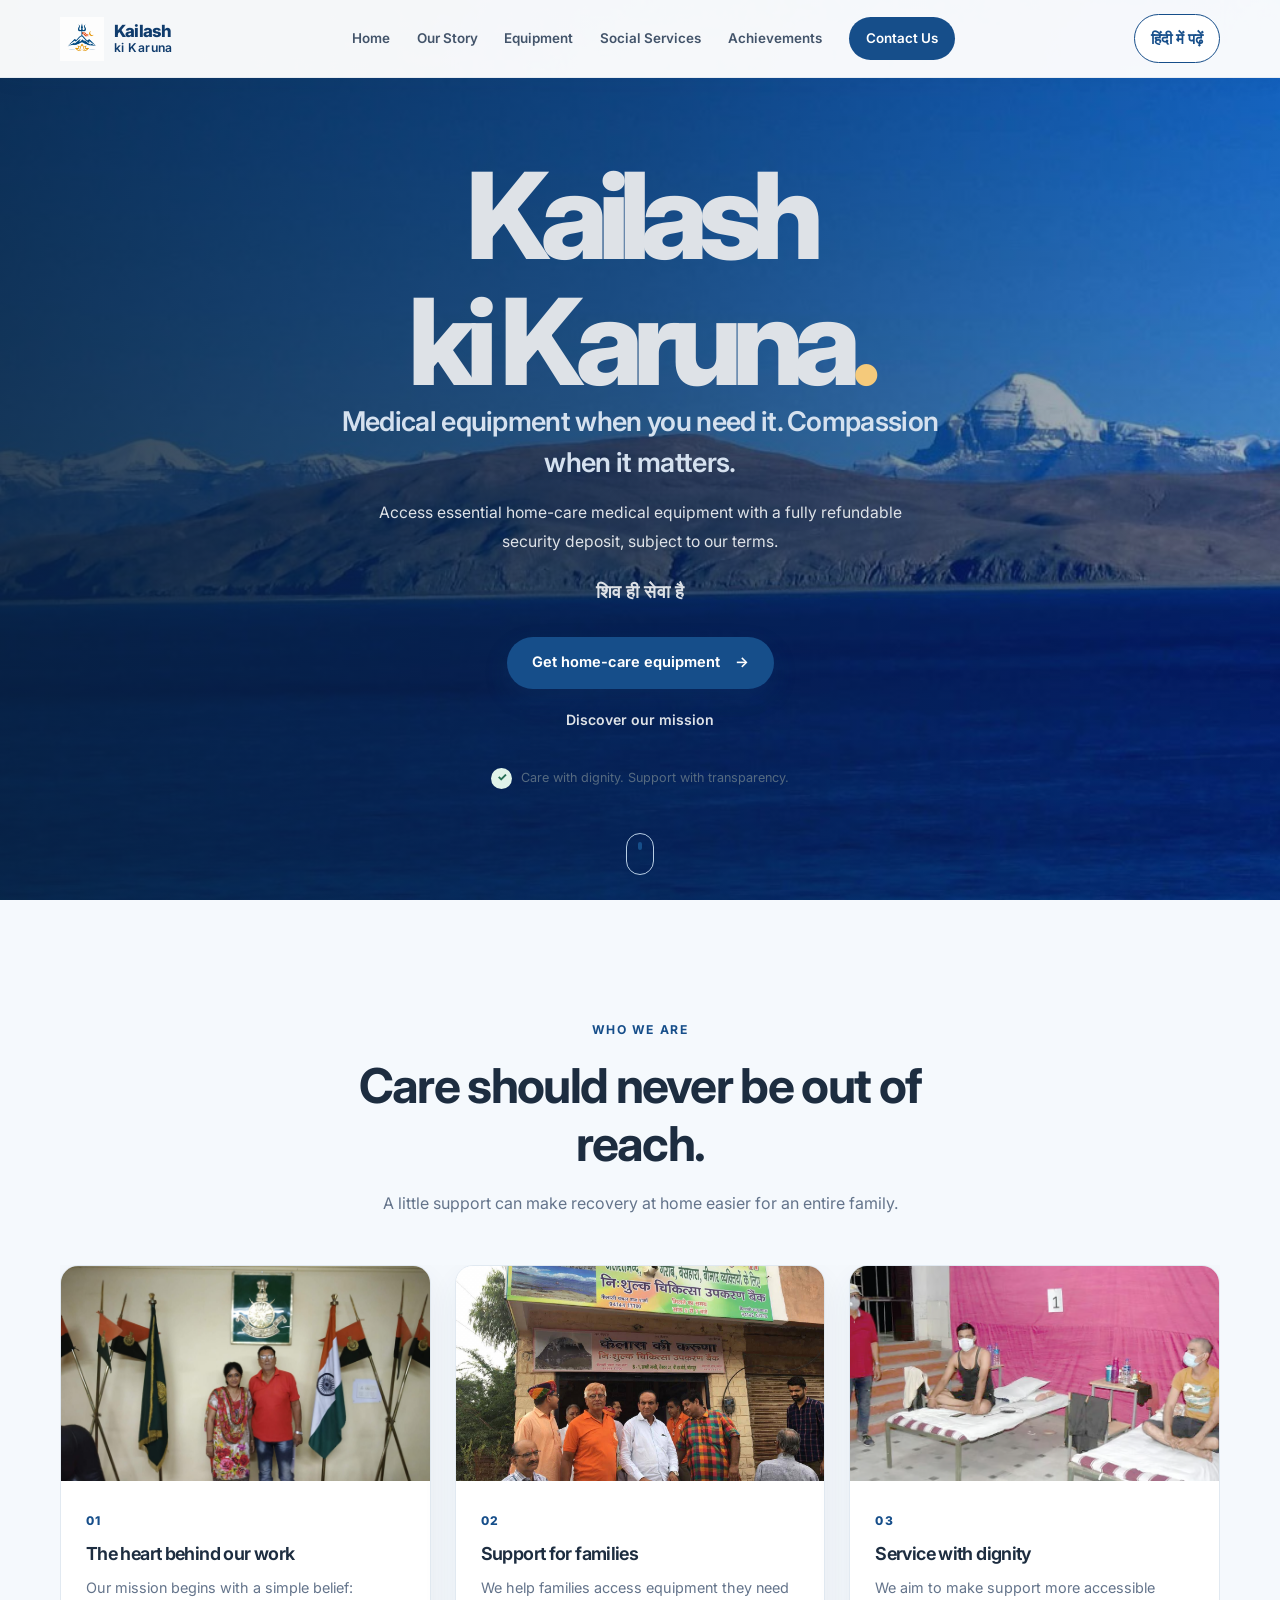
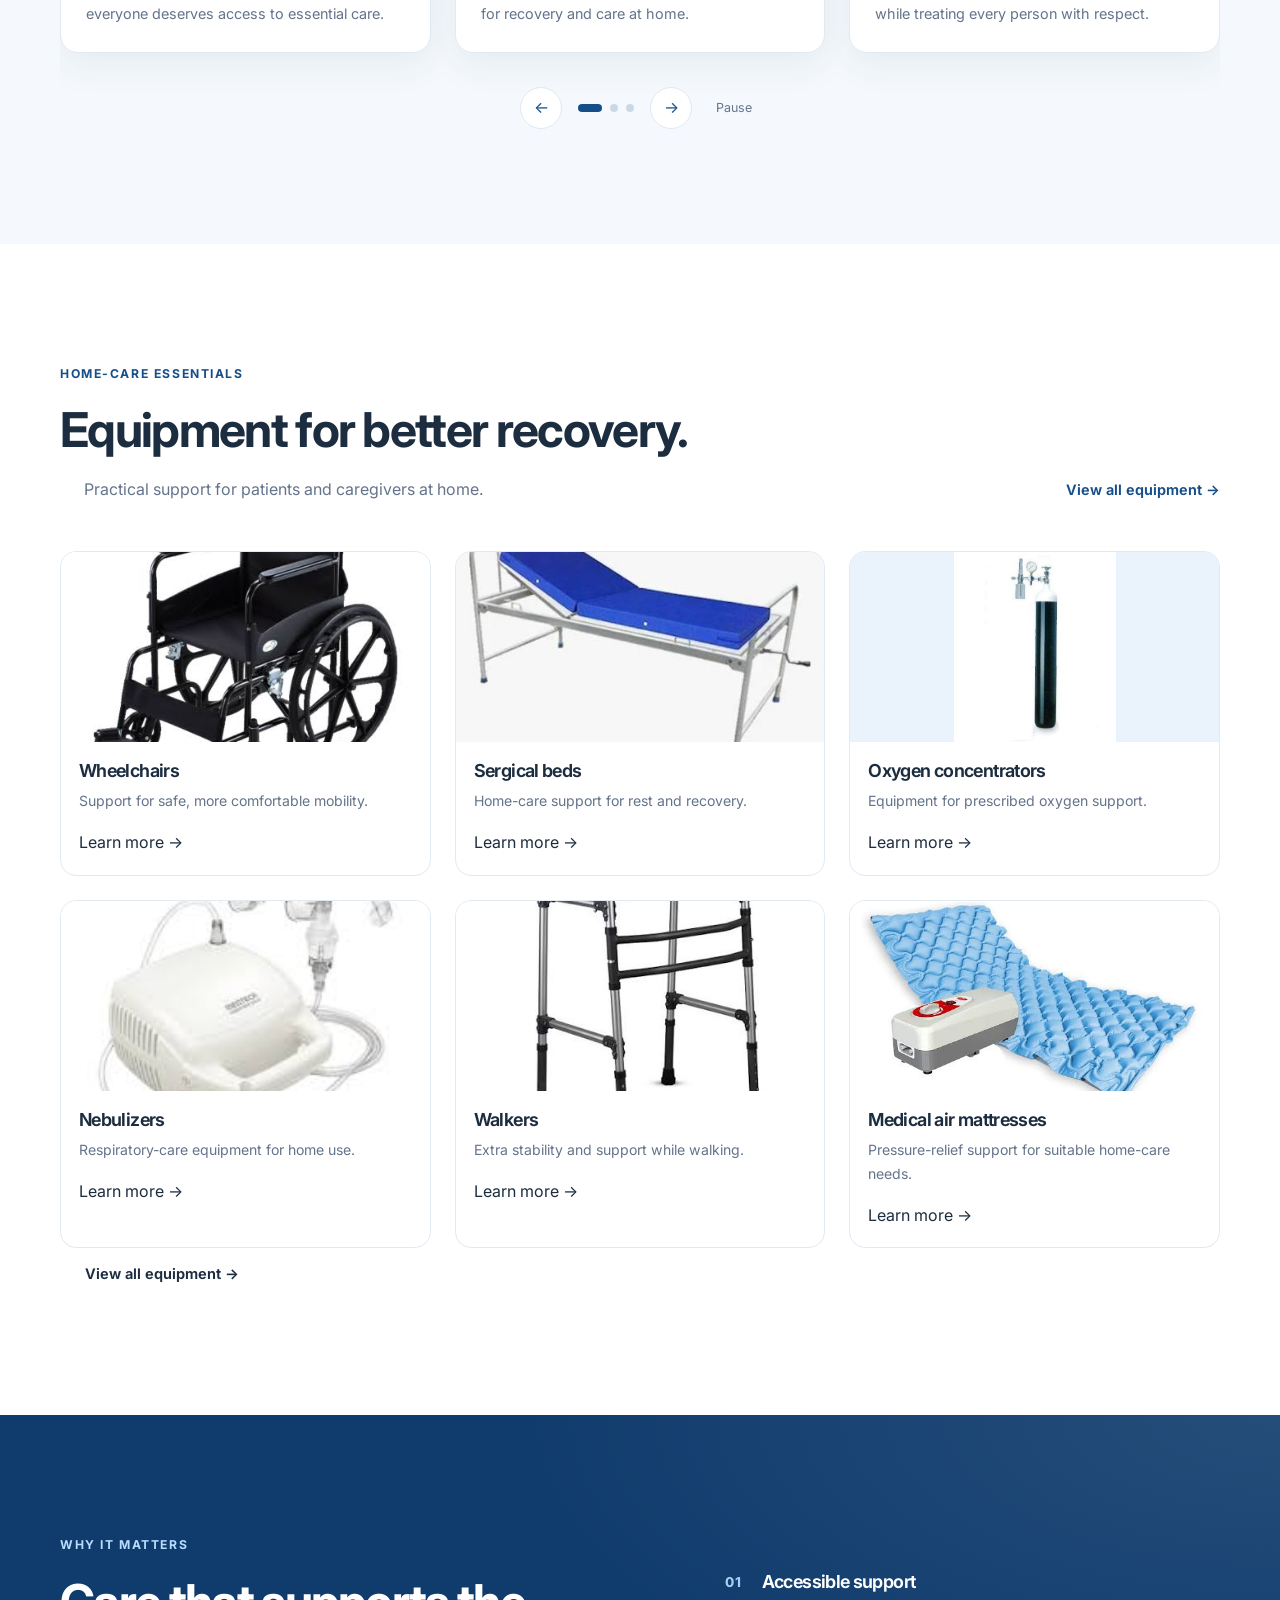
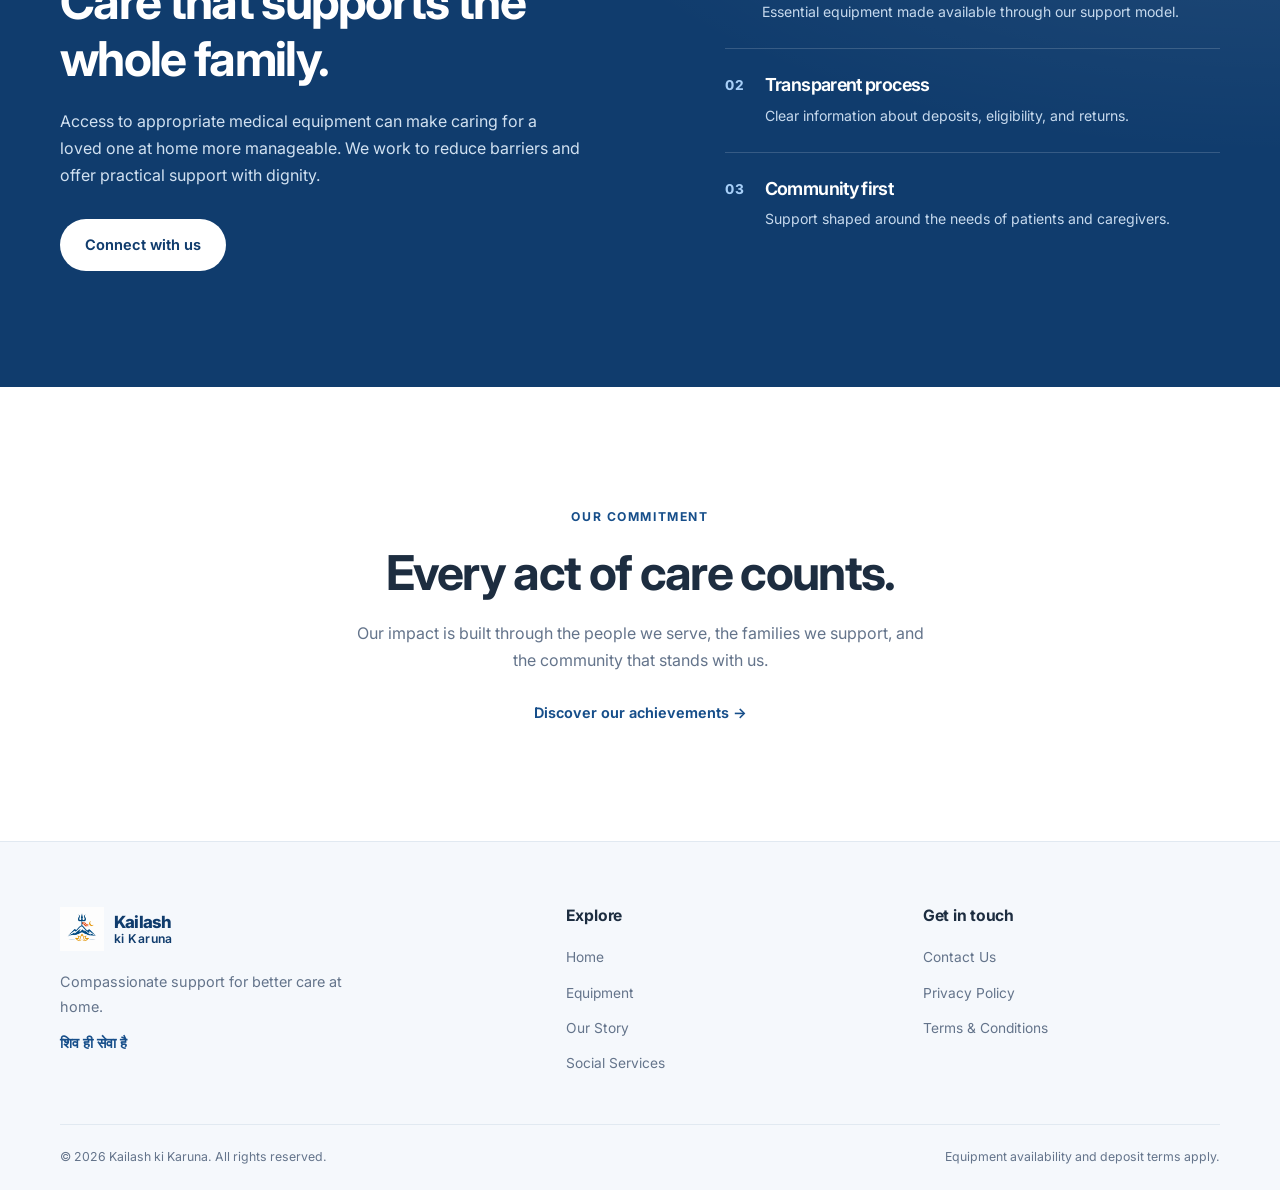
<file: index.html>
<!doctype html>
<html lang="en">
  <head>
    <meta charset="UTF-8" />
    <meta name="viewport" content="width=device-width, initial-scale=1.0" />
    <meta name="theme-color" content="#164e8a" />
    <meta
      name="description"
      content="Kailash ki Karuna helps people access home-care medical equipment through a refundable security deposit."
    />

    <title data-i18n="pageTitle">
      Kailash ki Karuna | Care Beyond Boundaries
    </title>

    <meta
      name="description"
      content="Kailash ki Karuna helps people access home-care medical equipment through a refundable security deposit."
      data-i18n-attr="content:metaDescription"
    />

    <link rel="preconnect" href="https://fonts.googleapis.com" />
    <link rel="preconnect" href="https://fonts.gstatic.com" crossorigin />
    <link
      href="https://fonts.googleapis.com/css2?family=Inter:wght@400;500;600;700;800&display=swap"
      rel="stylesheet"
    />
    <link rel="stylesheet" href="css/styles.css" />

    <script src="js/app.js" defer></script>
  </head>

  <body>
    <a class="skip-link" href="#main" data-i18n="skipLink"> Skip to content </a>

<!-- Reusable site header -->
<header class="site-header">
  <div class="container header-inner">

    <a
      class="brand"
      href="index.html"
      aria-label="Kailash ki Karuna home"
      data-i18n-attr="aria-label:brandHomeLabel"
    >
      <img
        class="brand-logo"
        src="images/logo.png"
        alt=""
        width="48"
        height="48"
        onerror="this.hidden = true"
      />

      <span class="brand-name">
        <span>Kailash</span>
        <span class="brand-subtitle">ki Karuna</span>
      </span>
    </a>

    <nav
      class="site-navigation"
      id="site-navigation"
      aria-label="Main navigation"
    >
      <a href="index.html" data-i18n="navHome">Home</a>
      <a href="about.html" data-i18n="navStory">Our Story</a>
      <a href="equipment.html" data-i18n="navEquipment">Equipment</a>
      <a href="#social-impact" data-i18n="navImpact">Social Services</a>
      <a href="achivements.html" data-i18n="navAchievements">Achievements</a>
      <a class="nav-contact" href="contact.html" data-i18n="navContact">
        Contact Us
      </a>
    </nav>

    <!-- Always visible, even when navigation is collapsed -->
    <div class="header-actions">
      <button
        class="language-toggle"
        id="language-toggle"
        type="button"
        aria-label="Switch language to Hindi"
      >
        हिन्दी
      </button>

      <button
        class="menu-toggle"
        type="button"
        aria-label="Open navigation menu"
        data-i18n-attr="aria-label:menuLabel"
        aria-controls="site-navigation"
        aria-expanded="false"
      >
        <span></span>
        <span></span>
        <span></span>
      </button>
    </div>

  </div>
</header>

    <main id="main">
      <!-- Hero: naturally fills at least the first viewport -->
      <section class="hero" id="home" aria-labelledby="hero-title">
        <div class="hero-decoration hero-decoration-one"></div>
        <div class="hero-decoration hero-decoration-two"></div>

        <div class="container hero-content">
          <!-- <span class="eyebrow hero-eyebrow" data-i18n="heroEyebrow">
            Compassion in action
          </span> -->

          <h1 id="hero-title" class="hero-title">
            <span>Kailash</span>
            <span>ki Karuna<span class="title-period">.</span></span>
          </h1>

          <p class="hero-tagline" data-i18n="heroTagline">
            Medical equipment when you need it. Compassion when it matters.
          </p>

          <p class="hero-description" data-i18n="heroDescription">
            Access essential home-care medical equipment with a fully refundable
            security deposit, subject to our terms.
          </p>

          <p class="hero-mantra" lang="hi">शिव ही सेवा है</p>

          <a class="button button-primary hero-cta" href="equipment.html">
            <span data-i18n="heroCta">Get home-care equipment</span>
            <span aria-hidden="true">→</span>
          </a>

          <a
            class="hero-secondary-link"
            href="#story"
            data-i18n="heroSecondary"
          >
            Discover our mission
          </a>

          <div class="hero-trust-note">
            <span class="trust-icon" aria-hidden="true">✓</span>
            <span data-i18n="trustNote">
              Care with dignity. Support with transparency.
            </span>
          </div>
        </div>

        <a class="scroll-cue" href="#story" aria-label="Scroll to our story">
          <span></span>
        </a>
      </section>

      <!-- Our story: automatic, accessible carousel -->
      <section class="section section-soft" id="story">
        <div class="container">
          <div class="section-heading">
            <span class="eyebrow" data-i18n="storyEyebrow">Who we are</span>
            <h2 data-i18n="storyTitle">Care should never be out of reach.</h2>
            <p data-i18n="storyDescription">
              A little support can make recovery at home easier for an entire
              family.
            </p>
          </div>

          <div
            class="story-carousel"
            data-carousel
            aria-roledescription="carousel"
            aria-label="Our story"
          >
            <div class="story-track" data-carousel-track>
              <article class="story-card">
                <div class="story-image-wrap">
                  <img
                    src="images/f1.jpeg"
                    alt="Add a photograph representing your organization's mission"
                    loading="lazy"
                    onerror="this.parentElement.classList.add('image-missing')"
                    data-i18n-attr="alt:storyImage1Alt"
                  />
                  <span class="image-placeholder-label" data-i18n="imagePlaceholder">Your image</span>
                </div>
                <div class="story-card-content">
                  <span class="card-number">01</span>
                  <h3 data-i18n="storyCard1Title">The heart behind our work</h3>
                  <p data-i18n="storyCard1Text">
                    Our mission begins with a simple belief: everyone deserves
                    access to essential care.
                  </p>
                </div>
              </article>

              <article class="story-card">
                <div class="story-image-wrap">
                  <img
                    src="images/WhatsApp Image 2026-10-28 at 11.47.30 PM.jpeg"
                    alt="Add a photograph of your team helping a family"
                    loading="lazy"
                    onerror="this.parentElement.classList.add('image-missing')"
                    data-i18n-attr="alt:storyImage1Alt"
                  />
                  <span class="image-placeholder-label" data-i18n="imagePlaceholder">Your image</span>
                </div>
                <div class="story-card-content">
                  <span class="card-number">02</span>
                  <h3 data-i18n="storyCard2Title">Support for families</h3>
                  <p data-i18n="storyCard2Text">
                    We help families access equipment they need for recovery and
                    care at home.
                  </p>
                </div>
              </article>

              <article class="story-card">
                <div class="story-image-wrap">
                  <img
                    src="images/TNIE_import_2021_5_9_original_FROM_PADHAI.avif"
                    alt="Add a photograph of your community service"
                    loading="lazy"
                    onerror="this.parentElement.classList.add('image-missing')"
                  />
                  <span class="image-placeholder-label" data-i18n="imagePlaceholder">Your image</span>
                </div>
                <div class="story-card-content">
                  <span class="card-number">03</span>
                  <h3 data-i18n="storyCard3Title">Service with dignity</h3>
                  <p data-i18n="storyCard3Text">
                    We aim to make support more accessible while treating every
                    person with respect.
                  </p>
                </div>
              </article>
            </div>

            <div class="carousel-controls">
              <button
                class="carousel-arrow"
                type="button"
                data-carousel-prev
                aria-label="Previous story"
              >
                ←
              </button>

              <div class="carousel-dots" data-carousel-dots></div>

              <button
                class="carousel-arrow"
                type="button"
                data-carousel-next
                aria-label="Next story"
              >
                →
              </button>

              <button
                class="carousel-pause"
                type="button"
                data-carousel-pause
                aria-pressed="false"
                data-i18n="pauseCarousel"
              >
                Pause
              </button>
            </div>
          </div>
        </div>
      </section>

      <!-- Equipment catalogue preview -->
      <section class="section" id="equipment">
        <div class="container">
          <div class="section-heading section-heading-row">
            <div>
              <span class="eyebrow" data-i18n="equipmentEyebrow">
                Home-care essentials
              </span>
              <h2 data-i18n="equipmentTitle">Equipment for better recovery.</h2>
              <p data-i18n="equipmentDescription">
                Practical support for patients and caregivers at home.
              </p>
            </div>

            <a
              class="text-link desktop-only"
              href="equipment.html"
              data-i18n="viewAll"
            >
              View all equipment →
            </a>
          </div>

          <div class="equipment-grid">
            <article class="equipment-card">
              <a
                class="equipment-image-link"
                href="equipment.html"
                aria-label="Learn about wheelchairs"
              >
                <img
                  src="images/wheelchair.jpg"
                  alt="Wheelchair"
                  loading="lazy"
                  onerror="this.parentElement.classList.add('image-missing')"
                />
                <span class="image-placeholder-label" data-i18n="imagePlaceholder">Your image</span>
              </a>
              <div class="equipment-card-body">
                <h3 data-i18n="wheelchairTitle">Wheelchairs</h3>
                <p data-i18n="wheelchairText">
                  Support for safe, more comfortable mobility.
                </p>
                <a class="card-link" href="equipment.html">
                  <span data-i18n="learnMore">Learn more</span> <span>→</span>
                </a>
              </div>
            </article>

            <article class="equipment-card">
              <a
                class="equipment-image-link"
                href="equipment.html"
                aria-label="Learn about hospital beds"
              >
                <img
                  src="images/surgical-bed.jpg"
                  alt="Water bed"
                  loading="lazy"
                  onerror="this.parentElement.classList.add('image-missing')"
                />
                <span class="image-placeholder-label" data-i18n="imagePlaceholder">Your image</span>
              </a>
              <div class="equipment-card-body">
                <h3 data-i18n="bedTitle">Surgical beds</h3>
                <p data-i18n="bedText">
                  Home-care support for rest and recovery.
                </p>
                <a class="card-link" href="equipment.html">
                  <span data-i18n="learnMore">Learn more</span> <span>→</span>
                </a>
              </div>
            </article>

            <article class="equipment-card">
              <a
                class="equipment-image-link"
                href="equipment.html"
                aria-label="Learn about oxygen concentrators"
              >
                <img
                  src="images/o2cylinder.jpeg"
                  alt="Oxygen cylinder"
                  loading="lazy"
                  onerror="this.parentElement.classList.add('image-missing')"
                 style="object-fit: contain;"/>
                <span class="image-placeholder-label" data-i18n="imagePlaceholder">Your image</span>
              </a>
              <div class="equipment-card-body">
                <h3 data-i18n="oxygenTitle">Oxygen cylinder</h3>
                <p data-i18n="oxygenText">
                  Equipment for prescribed oxygen support.
                </p>
                <a class="card-link" href="equipment.html#oxygen-concentrator">
                  <span data-i18n="learnMore">Learn more</span> <span>→</span>
                </a>
              </div>
            </article>

            <article class="equipment-card">
              <a
                class="equipment-image-link"
                href="equipment.html#nebulizer"
                aria-label="Learn about nebulizers"
              >
                <img
                  src="images/nebulizer.jpg"
                  alt="Nebulizer"
                  loading="lazy"
                  onerror="this.parentElement.classList.add('image-missing')"
                />
                <span class="image-placeholder-label" data-i18n="imagePlaceholder">Your image</span>
              </a>
              <div class="equipment-card-body">
                <h3 data-i18n="nebulizerTitle">Nebulizers</h3>
                <p data-i18n="nebulizerText">
                  Respiratory-care equipment for home use.
                </p>
                <a class="card-link" href="equipment.html#nebulizer">
                  <span data-i18n="learnMore">Learn more</span> <span>→</span>
                </a>
              </div>
            </article>

            <article class="equipment-card">
              <a
                class="equipment-image-link"
                href="equipment.html#walker"
                aria-label="Learn about walkers"
              >
                <img
                  src="images/walker.jpg"
                  alt="Walking frame"
                  loading="lazy"
                  onerror="this.parentElement.classList.add('image-missing')"
                />
                <span class="image-placeholder-label" data-i18n="imagePlaceholder">Your image</span>
              </a>
              <div class="equipment-card-body">
                <h3 data-i18n="walkerTitle">Walkers</h3>
                <p data-i18n="walkerText">
                  Extra stability and support while walking.
                </p>
                <a class="card-link" href="equipment.html#walker">
                  <span data-i18n="learnMore">Learn more</span> <span>→</span>
                </a>
              </div>
            </article>

            <article class="equipment-card">
              <a
                class="equipment-image-link"
                href="equipment.html#air-mattress"
                aria-label="Learn about medical air mattresses"
              >
                <img
                  src="images/air-mattress.jpg"
                  alt="Medical air mattress"
                  loading="lazy"
                  onerror="this.parentElement.classList.add('image-missing')"
                />
                <span class="image-placeholder-label" data-i18n="imagePlaceholder">Your image</span>
              </a>
              <div class="equipment-card-body">
                <h3 data-i18n="mattressTitle">Medical air mattresses</h3>
                <p data-i18n="mattressText">
                  Pressure-relief support for suitable home-care needs.
                </p>
                <a class="card-link" href="equipment.html#air-mattress">
                  <span data-i18n="learnMore">Learn more</span> <span>→</span>
                </a>
              </div>
            </article>
          </div>

          <div class="mobile-view-all">
            <a
              class="button button-outline"
              href="equipment.html"
              data-i18n="viewAll"
            >
              View all equipment →
            </a>
          </div>
        </div>
      </section>

      <!-- Social services / impact -->
      <section class="section impact-section" id="social-impact">
        <div class="container impact-layout">
          <div class="impact-copy">
            <span class="eyebrow" data-i18n="impactEyebrow"
              >Why it matters</span
            >
            <h2 data-i18n="impactTitle">
              Care that supports the whole family.
            </h2>
            <p data-i18n="impactText">
              Access to appropriate medical equipment can make caring for a
              loved one at home more manageable. We work to reduce barriers and
              offer practical support with dignity.
            </p>
            <a
              class="button button-light"
              href="contact.html"
              data-i18n="impactCta"
            >
              Connect with us
            </a>
          </div>

          <div class="impact-points">
            <article class="impact-point">
              <span class="impact-number">01</span>
              <div>
                <h3 data-i18n="impact1Title">Accessible support</h3>
                <p data-i18n="impact1Text">
                  Essential equipment made available through our support model.
                </p>
              </div>
            </article>

            <article class="impact-point">
              <span class="impact-number">02</span>
              <div>
                <h3 data-i18n="impact2Title">Transparent process</h3>
                <p data-i18n="impact2Text">
                  Clear information about deposits, eligibility, and returns.
                </p>
              </div>
            </article>

            <article class="impact-point">
              <span class="impact-number">03</span>
              <div>
                <h3 data-i18n="impact3Title">Community first</h3>
                <p data-i18n="impact3Text">
                  Support shaped around the needs of patients and caregivers.
                </p>
              </div>
            </article>
          </div>
        </div>
      </section>

      <!-- Achievements: add verified milestones when available -->
      <section class="section achievements-section" id="achievements">
        <div class="container achievements-inner">
          <span class="eyebrow" data-i18n="achievementsEyebrow">
            Our commitment
          </span>
          <h2 data-i18n="achievementsTitle">Every act of care counts.</h2>
          <p data-i18n="achievementsText">
            Our impact is built through the people we serve, the families we
            support, and the community that stands with us.
          </p>
          <a
            class="text-link"
            href="achivements.html"
            data-i18n="achievementsLink"
          >
            Discover our achievements →
          </a>
        </div>
      </section>
    </main>

    <!-- Reusable footer -->
    <footer class="site-footer" id="contact">
      <div class="container">
        <div class="footer-grid">
          <div class="footer-brand">
            <a class="brand footer-brand-link" href="#home">
              <img
                class="brand-logo"
                src="images/logo.png"
                alt=""
                width="48"
                height="48"
                onerror="this.hidden = true"
                data-i18n-attr="alt:storyImage1Alt"
              />
              <span class="brand-name">
                <span>Kailash</span>
                <span class="brand-subtitle">ki Karuna</span>
              </span>
            </a>

            <p data-i18n="footerDescription">
              Compassionate support for better care at home.
            </p>

            <p class="footer-mantra" lang="hi">शिव ही सेवा है</p>
          </div>

          <div class="footer-column">
            <h2 data-i18n="footerExplore">Explore</h2>
            <a href="index.html" data-i18n="navHome">Home</a>
            <a href="equipment.html" data-i18n="navEquipment"
              >Home-care equipment</a
            >
            <a href="about.html" data-i18n="navStory">Our Story</a>
            <a href="achivements.html" data-i18n="navImpact">Social Services</a>
           
            
          </div>

          <div class="footer-column">
            <h2 data-i18n="footerConnect">Get in touch</h2>
            <!-- Replace these placeholders with verified contact details -->
            <a href="contact.html" data-i18n="navContact">Contact Us</a>
            <a href="privacy.html" data-i18n="footerPrivacy">Privacy Policy</a>
            <a href="terms.html" data-i18n="footerTerms">Terms & Conditions</a>
          </div>
        </div>

        <div class="footer-bottom">
          <p>
            © <span id="current-year"></span>
            <span data-i18n="copyright"
              >Kailash ki Karuna. All rights reserved.</span
            >
          </p>
          <p data-i18n="footerNote">
            Equipment availability and deposit terms apply.
          </p>
        </div>
      </div>
    </footer>
  </body>
</html>
</file>
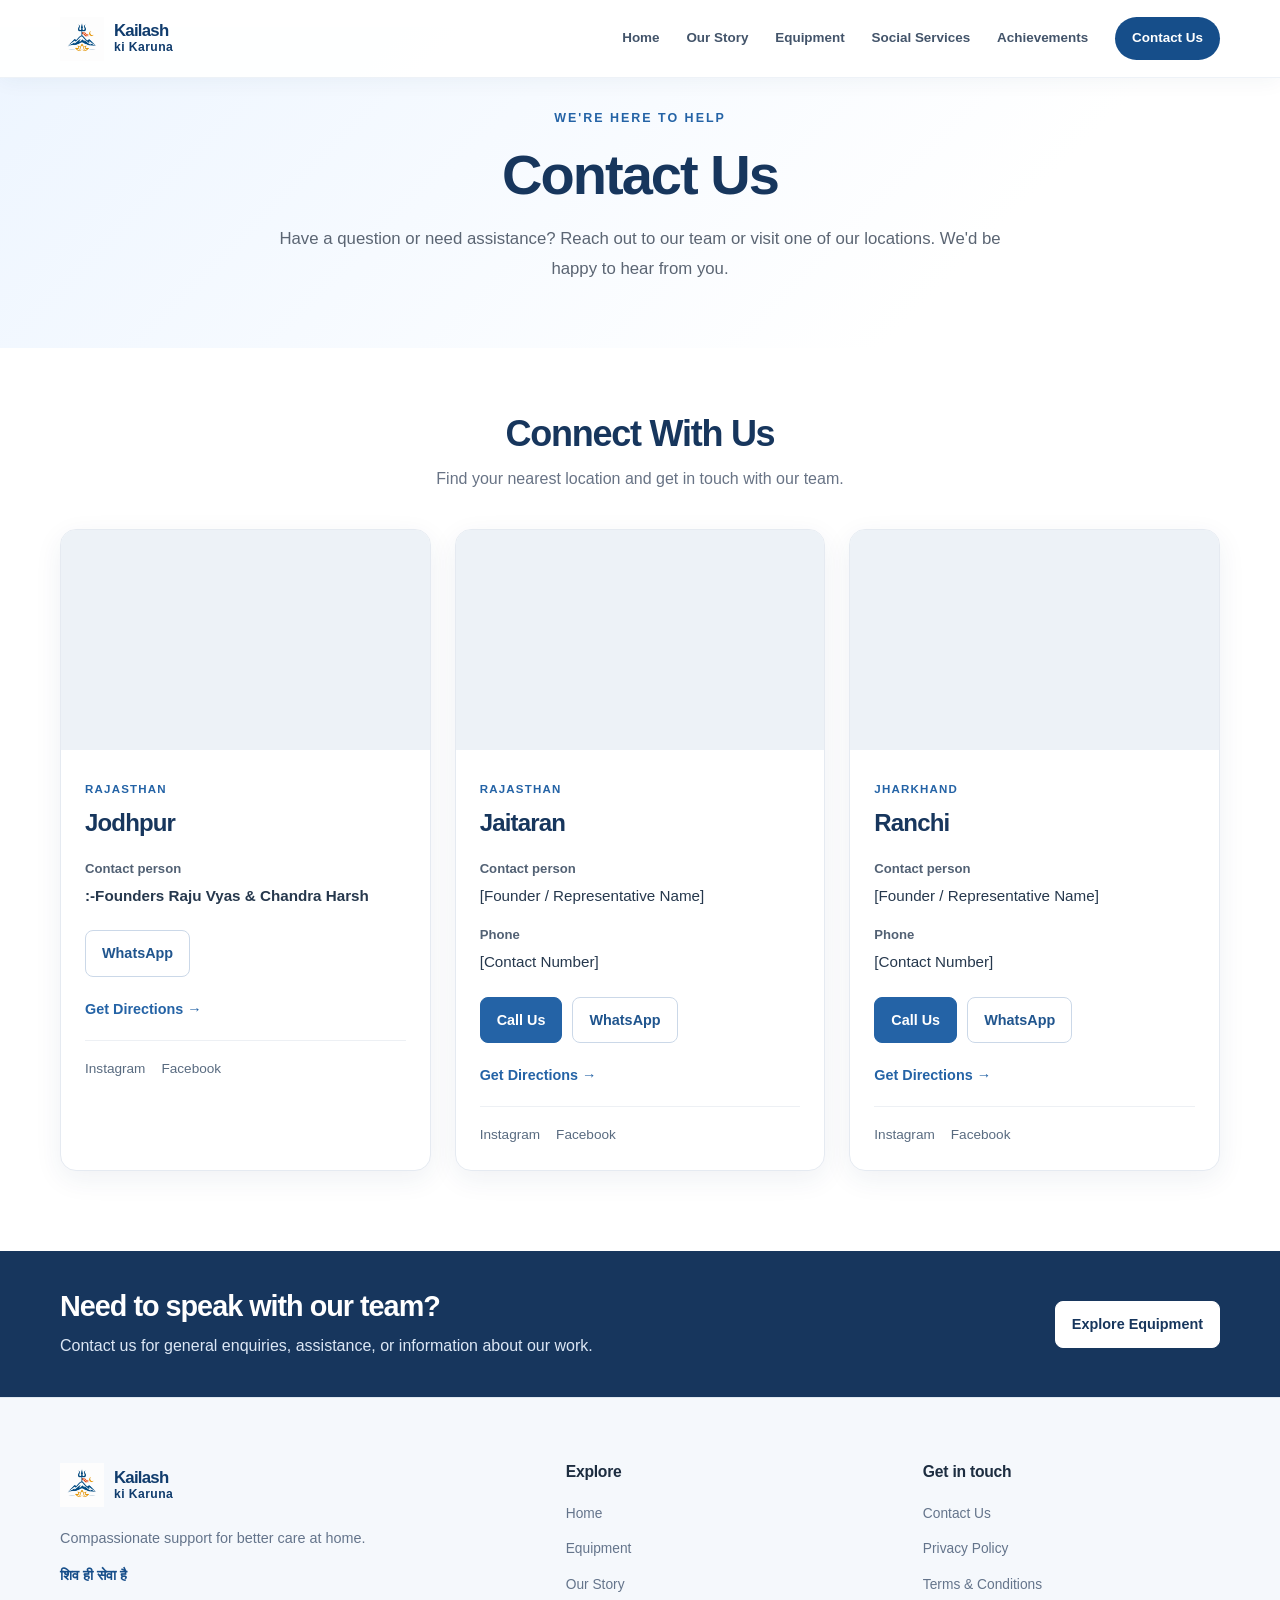
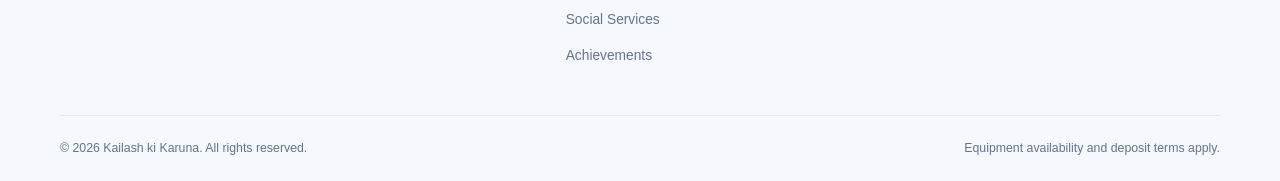
<file: contact.html>
<!doctype html>
<html lang="en">
  <head>
    <meta charset="UTF-8" />
    <meta name="viewport" content="width=device-width, initial-scale=1.0" />

    <title>Contact Us | Kailash ki Karuna</title>
    <meta
      name="description"
      content="Contact Kailash ki Karuna. Find our locations in Jodhpur, Jaitaran, and Ranchi, call our team, or connect with us on WhatsApp."
    />
    <meta name="theme-color" content="#ffffff" />

    <link rel="stylesheet" href="css/styles.css" />
    <link rel="stylesheet" href="css/contact.css" />

    <!-- Reuse the existing shared JavaScript -->
    <script src="js/app.js" defer></script>
  </head>

  <body>
    <!-- Header -->

    <!-- Reusable site header -->
    <header class="site-header">
      <div class="container header-inner">
        <a class="brand" href="index.html" aria-label="Kailash ki Karuna home">
          <!-- Replace with your actual logo -->
          <img
            class="brand-logo"
            src="images/logo.png"
            alt=""
            width="48"
            height="48"
            onerror="this.hidden = true"
          />
          <span class="brand-name">
            <span>Kailash</span>
            <span class="brand-subtitle">ki Karuna</span>
          </span>
        </a>

        <button
          class="menu-toggle"
          type="button"
          aria-label="Open navigation menu"
          aria-controls="site-navigation"
          aria-expanded="false"
        >
          <span></span>
          <span></span>
          <span></span>
        </button>

        <nav
          class="site-navigation"
          id="site-navigation"
          aria-label="Main navigation"
        >
          <a href="index.html" data-i18n="navHome">Home</a>
          <a href="about.html" data-i18n="navStory">Our Story</a>
          <a href="equipment.html" data-i18n="navEquipment">Equipment</a>
          <a href="achivements.html" data-i18n="navImpact">Social Services</a>
          <a href="achievements.hyml" data-i18n="navAchievements"
            >Achievements</a
          >
          <a class="nav-contact" href="contact.html" data-i18n="navContact">
            Contact Us
          </a>
        </nav>
      </div>
    </header>

    <br />
    <main>
      <!-- Page introduction -->
      <section class="contact-hero">
        <div class="container">
          <span class="contact-eyebrow">WE'RE HERE TO HELP</span>
          <h1>Contact Us</h1>
          <p>
            Have a question or need assistance? Reach out to our team or visit
            one of our locations. We'd be happy to hear from you.
          </p>
        </div>
      </section>

      <!-- Location and contact cards -->
      <section class="contact-section">
        <div class="container">
          <div class="contact-section-heading">
            <h2>Connect With Us</h2>
            <p>Find your nearest location and get in touch with our team.</p>
          </div>

          <div class="contact-grid">
            <!-- Jodhpur -->
            <article class="contact-card">
              <div class="contact-map">
                <iframe
                  src="https://www.google.com/maps/embed?pb=!1m18!1m12!1m3!1d3578.0827133720604!2d72.9774597!3d26.258978799999994!2m3!1f0!2f0!3f0!3m2!1i1024!2i768!4f13.1!3m3!1m2!1s0x39418f7600859c1d%3A0xb0c79900184cf14c!2sKailash%20Ki%20Karuna!5e0!3m2!1sen!2sin!4v1793216867543!5m2!1sen!2sin"
                  width="600"
                  height="450"
                  style="border: 0"
                  allowfullscreen=""
                  loading="lazy"
                  referrerpolicy="strict-origin-when-cross-origin"
                ></iframe>
              </div>

              <div class="contact-card-body">
                <span class="contact-location-tag">RAJASTHAN</span>
                <h3>Jodhpur</h3>

                <p class="contact-person">
                  <strong>Contact person</strong>
                  <span><b>:-Founders Raju Vyas & Chandra Harsh</b></span>
                </p>

                <div class="contact-actions">

                  <a
                    class="contact-action"
                    href="https://wa.me/9829097424"
                    target="_blank"
                    rel="noopener noreferrer"
                  >
                    WhatsApp
                  </a>
                </div>

                <a
                  class="contact-directions"
                  href="https://maps.app.goo.gl/gNbtVCTX39opP4f18"
                  target="_blank"
                  rel="noopener noreferrer"
                >
                  Get Directions →
                </a>

                <div class="contact-socials">
                  <a
                    href="REPLACE_WITH_INSTAGRAM_URL"
                    target="_blank"
                    rel="noopener noreferrer"
                  >
                    Instagram
                  </a>
                  <a
                    href="REPLACE_WITH_FACEBOOK_URL"
                    target="_blank"
                    rel="noopener noreferrer"
                  >
                    Facebook
                  </a>
                </div>
              </div>
            </article>

            <!-- Jaitaran -->
            <article class="contact-card">
              <div class="contact-map">
                <iframe
                  src="https://maps.google.com/maps?q=Jaitaran%2C%20Rajasthan%2C%20India&output=embed"
                  title="Map showing Jaitaran, Rajasthan"
                  loading="lazy"
                  referrerpolicy="no-referrer-when-downgrade"
                  allowfullscreen
                >
                </iframe>
              </div>

              <div class="contact-card-body">
                <span class="contact-location-tag">RAJASTHAN</span>
                <h3>Jaitaran</h3>

                <p class="contact-person">
                  <strong>Contact person</strong>
                  <span>[Founder / Representative Name]</span>
                </p>

                <p class="contact-detail">
                  <strong>Phone</strong>
                  <span>[Contact Number]</span>
                </p>

                <div class="contact-actions">
                  <a
                    class="contact-action contact-action-primary"
                    href="tel:REPLACE_WITH_NUMBER"
                  >
                    Call Us
                  </a>

                  <a
                    class="contact-action"
                    href="https://wa.me/91XXXXXXXXXX"
                    target="_blank"
                    rel="noopener noreferrer"
                  >
                    WhatsApp
                  </a>
                </div>

                <a
                  class="contact-directions"
                  href="https://www.google.com/maps/search/?api=1&query=Jaitaran%2C%20Rajasthan%2C%20India"
                  target="_blank"
                  rel="noopener noreferrer"
                >
                  Get Directions →
                </a>

                <div class="contact-socials">
                  <a
                    href="REPLACE_WITH_INSTAGRAM_URL"
                    target="_blank"
                    rel="noopener noreferrer"
                  >
                    Instagram
                  </a>
                  <a
                    href="REPLACE_WITH_FACEBOOK_URL"
                    target="_blank"
                    rel="noopener noreferrer"
                  >
                    Facebook
                  </a>
                </div>
              </div>
            </article>

            <!-- Ranchi -->
            <article class="contact-card">
              <div class="contact-map">
                <iframe
                  src="https://maps.google.com/maps?q=Ranchi%2C%20Jharkhand%2C%20India&output=embed"
                  title="Map showing Ranchi, Jharkhand"
                  loading="lazy"
                  referrerpolicy="no-referrer-when-downgrade"
                  allowfullscreen
                >
                </iframe>
              </div>

              <div class="contact-card-body">
                <span class="contact-location-tag">JHARKHAND</span>
                <h3>Ranchi</h3>

                <p class="contact-person">
                  <strong>Contact person</strong>
                  <span>[Founder / Representative Name]</span>
                </p>

                <p class="contact-detail">
                  <strong>Phone</strong>
                  <span>[Contact Number]</span>
                </p>

                <div class="contact-actions">
                  <a
                    class="contact-action contact-action-primary"
                    href="tel:REPLACE_WITH_NUMBER"
                  >
                    Call Us
                  </a>

                  <a
                    class="contact-action"
                    href="https://wa.me/91XXXXXXXXXX"
                    target="_blank"
                    rel="noopener noreferrer"
                  >
                    WhatsApp
                  </a>
                </div>

                <a
                  class="contact-directions"
                  href="https://www.google.com/maps/search/?api=1&query=Ranchi%2C%20Jharkhand%2C%20India"
                  target="_blank"
                  rel="noopener noreferrer"
                >
                  Get Directions →
                </a>

                <div class="contact-socials">
                  <a
                    href="REPLACE_WITH_INSTAGRAM_URL"
                    target="_blank"
                    rel="noopener noreferrer"
                  >
                    Instagram
                  </a>
                  <a
                    href="REPLACE_WITH_FACEBOOK_URL"
                    target="_blank"
                    rel="noopener noreferrer"
                  >
                    Facebook
                  </a>
                </div>
              </div>
            </article>
          </div>
        </div>
      </section>

      <!-- General contact call to action -->
      <section class="contact-cta">
        <div class="container contact-cta-inner">
          <div>
            <h2>Need to speak with our team?</h2>
            <p>
              Contact us for general enquiries, assistance, or information about
              our work.
            </p>
          </div>

          <a class="contact-action contact-action-light" href="equipment.html">
            Explore Equipment
          </a>
        </div>
      </section>
    </main>

    <!-- Reusable footer -->
    <footer class="site-footer" id="contact">
      <div class="container">
        <div class="footer-grid">
          <div class="footer-brand">
            <a class="brand footer-brand-link" href="index.html">
              <img
                class="brand-logo"
                src="images/logo.png"
                alt=""
                width="48"
                height="48"
                onerror="this.hidden = true"
              />
              <span class="brand-name">
                <span>Kailash</span>
                <span class="brand-subtitle">ki Karuna</span>
              </span>
            </a>

            <p data-i18n="footerDescription">
              Compassionate support for better care at home.
            </p>

            <p class="footer-mantra" lang="hi">शिव ही सेवा है</p>
          </div>

          <div class="footer-column">
            <h2 data-i18n="footerExplore">Explore</h2>
            <a href="index.html" data-i18n="navHome">Home</a>
            <a href="equipment.html" data-i18n="navEquipment"
              >Home-care equipment</a
            >
            <a href="about.html" data-i18n="navStory">Our Story</a>
            <a href="achivements.html" data-i18n="navImpact">Social Services</a>
            <a href="achievements.html" data-i18n="navAchievements"
              >Achievements</a
            >
          </div>

          <div class="footer-column">
            <h2 data-i18n="footerConnect">Get in touch</h2>
            <!-- Replace these placeholders with verified contact details -->
            <a href="contact.html" data-i18n="navContact">Contact Us</a>
            <a href="privacy.html" data-i18n="footerPrivacy">Privacy Policy</a>
            <a href="terms.html" data-i18n="footerTerms">Terms & Conditions</a>
          </div>
        </div>

        <div class="footer-bottom">
          <p>
            © <span id="current-year"></span>
            <span data-i18n="copyright"
              >Kailash ki Karuna. All rights reserved.</span
            >
          </p>
          <p data-i18n="footerNote">
            Equipment availability and deposit terms apply.
          </p>
        </div>
      </div>
    </footer>
  </body>
</html>
</file>
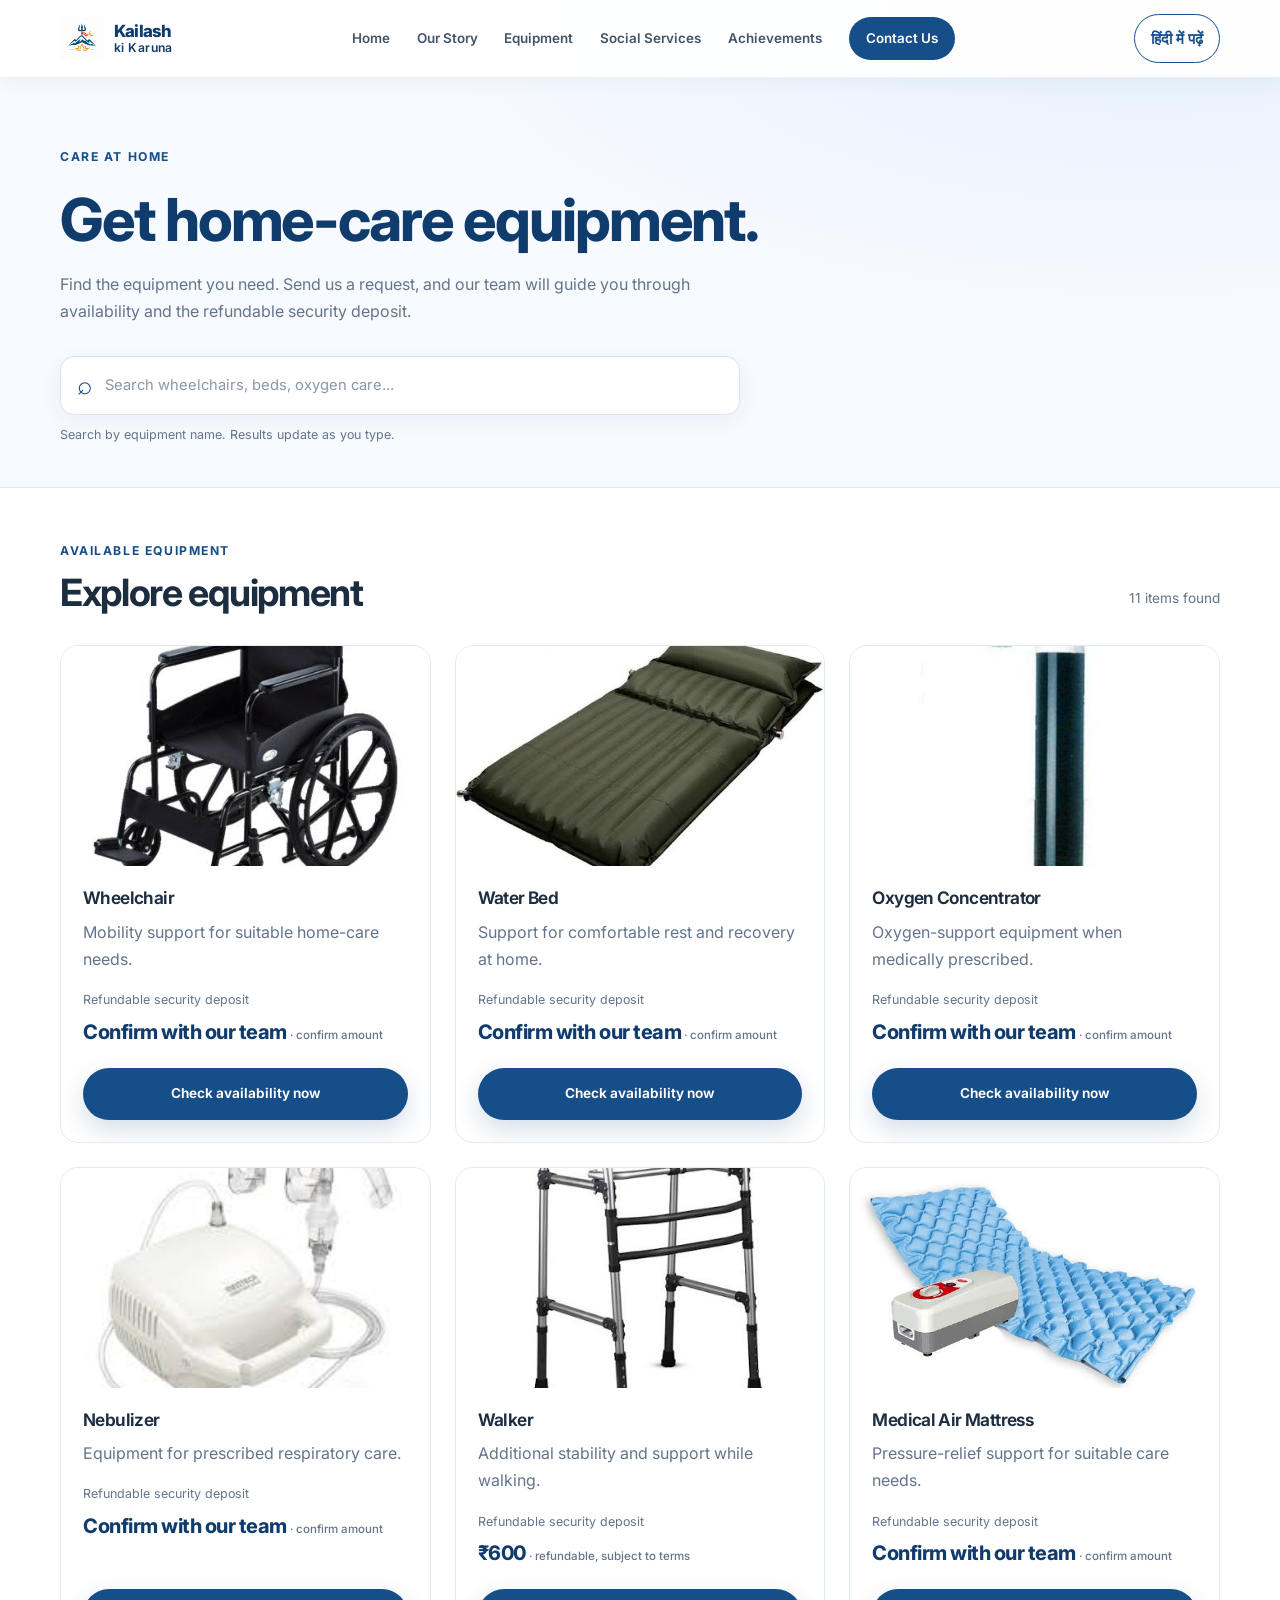
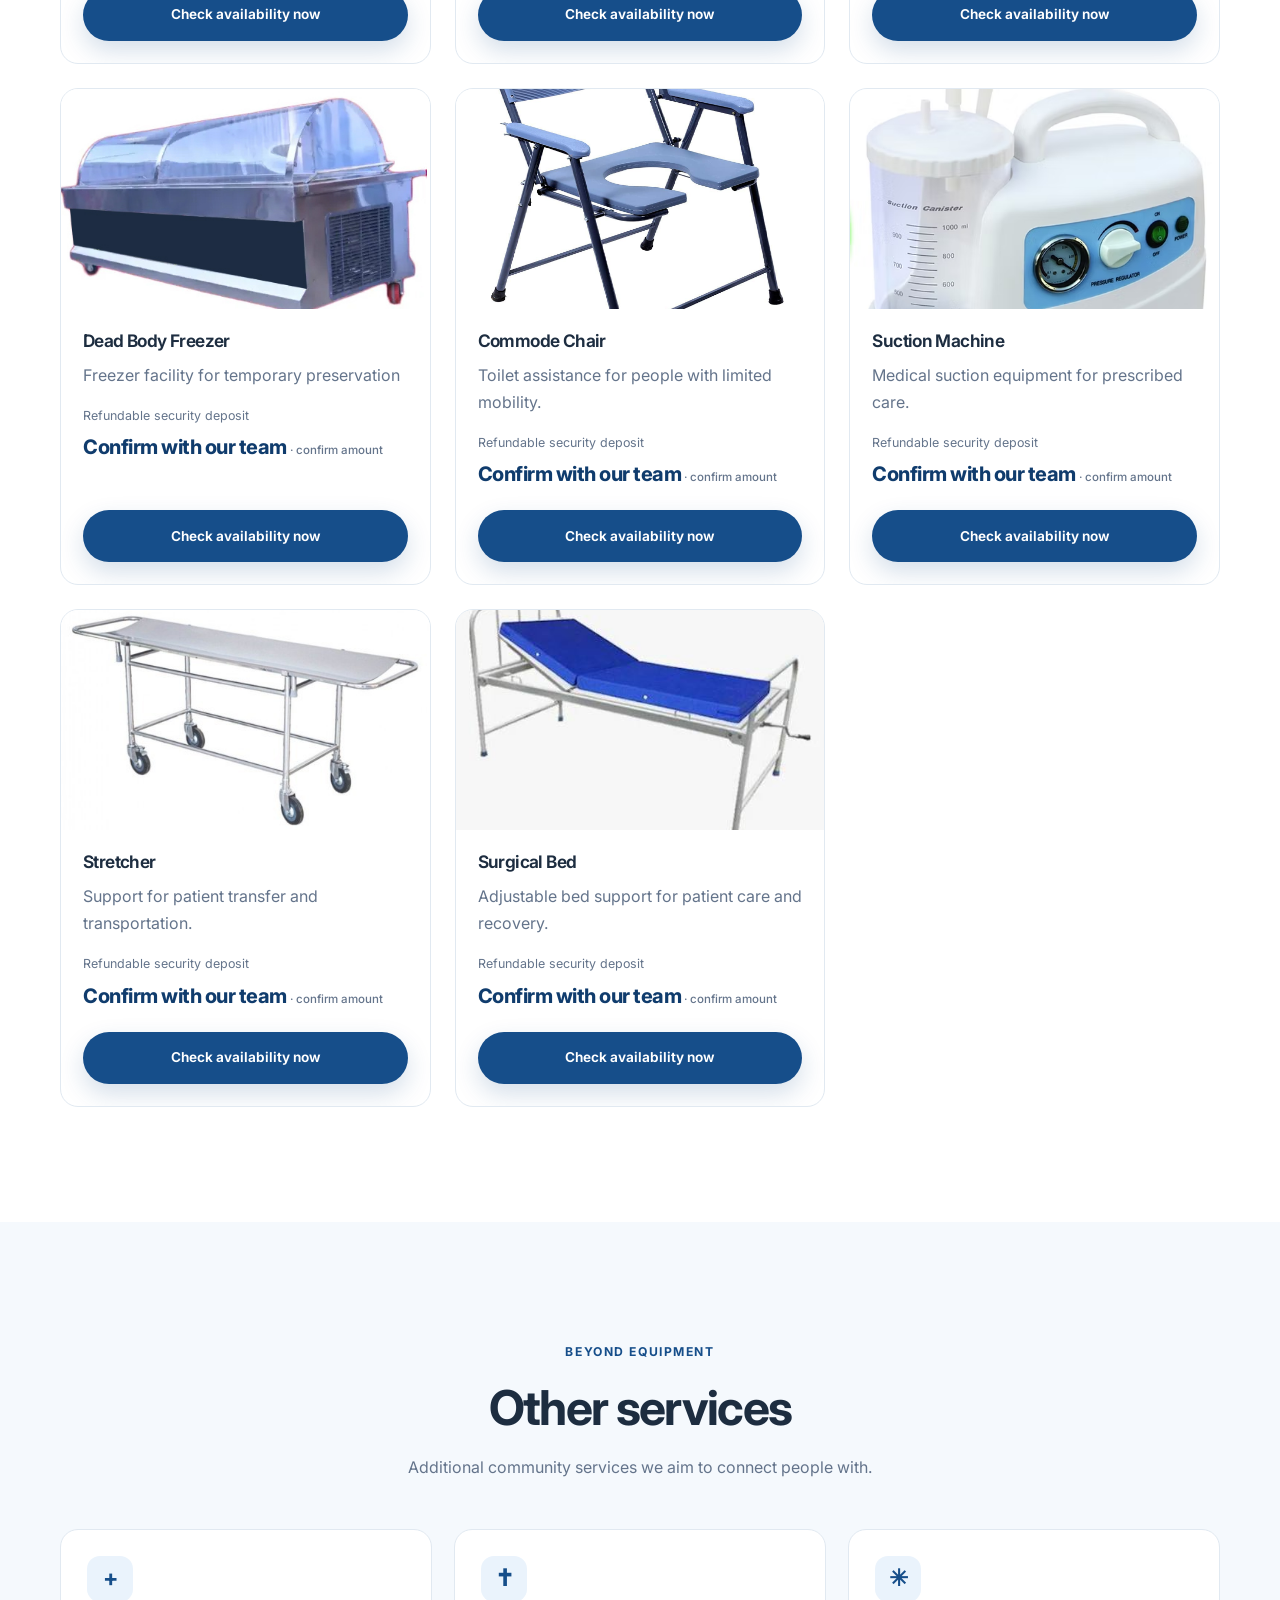
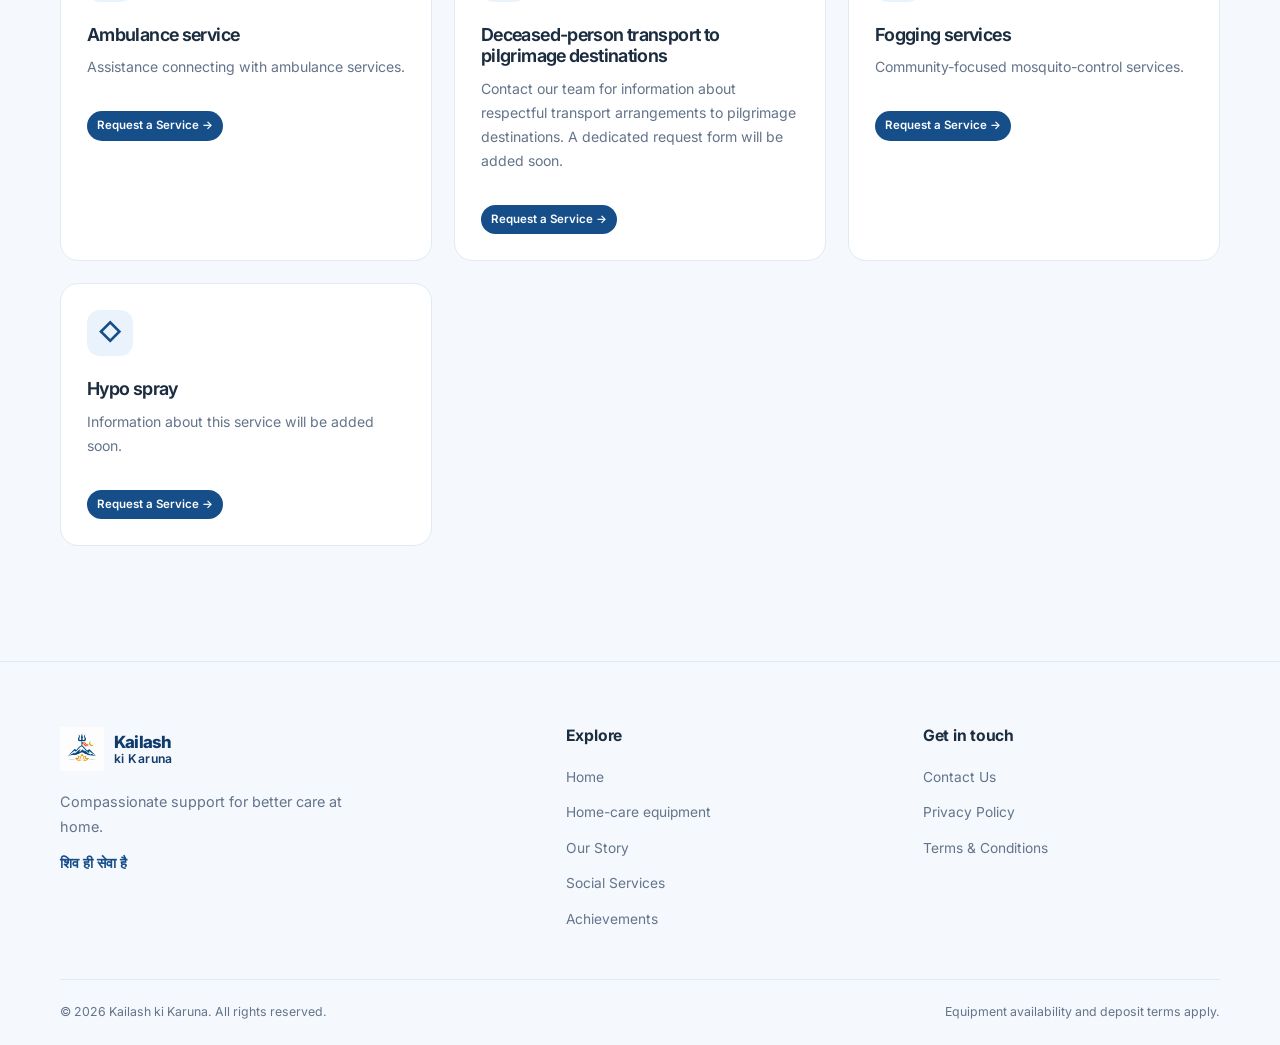
<file: equipment.html>
<!doctype html>
<html lang="en">
  <head>
    <meta charset="UTF-8" />
    <meta name="viewport" content="width=device-width, initial-scale=1" />
    <meta name="theme-color" content="#164e8a" />
    <title>Home-Care Medical Equipment | Kailash ki Karuna</title>
    <meta
      name="description"
      content="Explore home-care medical equipment from Kailash ki Karuna and request availability with a refundable security deposit."
    />
    <link rel="preconnect" href="https://fonts.googleapis.com" />
    <link rel="preconnect" href="https://fonts.gstatic.com" crossorigin />
    <link
      href="https://fonts.googleapis.com/css2?family=Inter:wght@400;500;600;700;800&display=swap"
      rel="stylesheet"
    />
    <link rel="stylesheet" href="css/styles.css" />
    <script src="js/app.js" defer></script>
    <link
      href="https://fonts.googleapis.com/css2?family=Inter:wght@400;500;600;700;800&family=Noto+Sans+Devanagari:wght@400;500;600;700&display=swap"
      rel="stylesheet"
    />
  </head>
  <body>
    <a class="skip-link" href="#main" data-i18n="skipContent"
      >Skip to content</a
    >
    <header class="site-header">
      <div class="container header-inner">
        <a
          class="brand"
          href="index.html"
          aria-label="Kailash ki Karuna home"
          data-i18n-attr="aria-label:brandHomeLabel"
          ><img
            class="brand-logo"
            src="images/logo.png"
            alt=""
            width="48"
            height="48"
            onerror="this.hidden = true"
          /><span class="brand-name"
            ><span>Kailash</span
            ><span class="brand-subtitle">ki Karuna</span></span
          ></a
        >
        <nav
          class="site-navigation"
          id="site-navigation"
          aria-label="Main navigation"
        >
          <a href="index.html" data-i18n="navHome">Home</a
          ><a href="about.html" data-i18n="navStory">Our Story</a
          ><a href="equipment.html" data-i18n="navEquipment">Equipment</a
          ><a href="achivements.html" data-i18n="navImpact">Social Services</a
          ><a href="achvements.html" data-i18n="navAchievements">Achievements</a
          ><a class="nav-contact" href="contact.html" data-i18n="navContact"
            >Contact Us</a
          >
        </nav>
        <div class="header-actions">
          <button
            class="language-toggle"
            id="language-toggle"
            type="button"
            aria-label="Switch language to Hindi"
          >
            हिन्दी</button
          ><button
            class="menu-toggle"
            type="button"
            aria-label="Open navigation menu"
            data-i18n-attr="aria-label:menuLabel"
            aria-controls="site-navigation"
            aria-expanded="false"
          >
            <span></span><span></span><span></span>
          </button>
        </div>
      </div>
    </header>
    <main id="main">
      <section class="catalogue-hero">
        <div class="container">
          <span class="eyebrow" data-i18n="eqHeroEyebrow">Care at home</span>
          <h1 data-i18n="eqHeroTitle">Get home-care equipment.</h1>
          <p data-i18n="eqHeroDescription">
            Find the equipment you need. Send us a request, and our team will
            guide you through availability and the refundable security deposit.
          </p>
          <div class="catalogue-search">
            <label class="search-box" for="equipment-search"
              ><span class="search-icon" aria-hidden="true">⌕</span
              ><input
                id="equipment-search"
                type="search"
                placeholder="Search wheelchairs, beds, oxygen care..."
                data-i18n-attr="placeholder:eqSearchPlaceholder"
                autocomplete="off"
                aria-controls="equipment-grid"
              /><button
                id="clear-search"
                class="clear-search"
                type="button"
                aria-label="Clear search"
                data-i18n-attr="aria-label:eqClearSearch"
                hidden
              >
                ×
              </button></label
            >
            <p class="search-hint" data-i18n="eqSearchHint">
              Search by equipment name. Results update as you type.
            </p>
          </div>
        </div>
      </section>
      <section class="catalogue-section" aria-labelledby="equipment-heading">
        <div class="container">
          <div class="catalogue-section-heading">
            <div>
              <span class="eyebrow" data-i18n="eqAvailableEyebrow"
                >Available equipment</span
              >
              <h2 id="equipment-heading" data-i18n="eqExploreTitle">
                Explore equipment
              </h2>
            </div>
            <p id="result-count" class="result-count" aria-live="polite"></p>
          </div>
          <div id="equipment-grid" class="catalogue-grid"></div>
          <div id="empty-results" class="empty-results" hidden>
            <span class="empty-icon" aria-hidden="true">⌕</span>
            <h3 data-i18n="eqEmptyTitle">No matching equipment found</h3>
            <p data-i18n="eqEmptyDescription">
              Try a different equipment name, or contact our team for
              assistance.
            </p>
            <button
              id="reset-search"
              class="button button-outline"
              type="button"
              data-i18n="eqShowAll"
            >
              Show all equipment
            </button>
          </div>
        </div>
      </section>
      <section class="other-services section-soft" id="other-services">
        <div class="container">
          <div class="section-heading">
            <span class="eyebrow" data-i18n="eqServicesEyebrow"
              >Beyond equipment</span
            >
            <h2 data-i18n="eqServicesTitle">Other services</h2>
            <p data-i18n="eqServicesDescription">
              Additional community services we aim to connect people with.
            </p>
          </div>
          <div class="services-grid">
            <article class="service-tile">
              <span class="service-icon" aria-hidden="true">+</span>
              <h3 data-i18n="eqAmbulanceTitle">Ambulance service</h3>
              <p data-i18n="eqAmbulanceDescription">
                Assistance connecting with ambulance services.
              </p>
              <a class="service-status service-link" href="services.html">
                Request a Service →
              </a>
            </article>

            <article class="service-tile">
              <span class="service-icon" aria-hidden="true">✝</span>
              <h3 data-i18n="eqTransportTitle">
                Deceased-person transport to pilgrimage destinations
              </h3>
              <p data-i18n="eqTransportDescription">
                Contact our team for information about respectful transport
                arrangements to pilgrimage destinations.
              </p>
              <a class="service-status service-link" href="services.html">
                Request a Service →
              </a>
            </article>

            <article class="service-tile">
              <span class="service-icon" aria-hidden="true">✳</span>
              <h3 data-i18n="eqFoggingTitle">Fogging services</h3>
              <p data-i18n="eqFoggingDescription">
                Community-focused mosquito-control services.
              </p>
              <a class="service-status service-link" href="services.html">
                Request a Service →
              </a>
            </article>

            <article class="service-tile">
              <span class="service-icon" aria-hidden="true">◇</span>
              <h3 data-i18n="eqHypoTitle">Hypo spray</h3>
              <p data-i18n="eqHypoDescription">
                Information about this service.
              </p>
              <a class="service-status service-link" href="services.html">
                Request a Service →
              </a>
            </article>
          </div>
        </div>
      </section>
    </main>
    <footer class="site-footer" id="contact">
      <div class="container">
        <div class="footer-grid">
          <div class="footer-brand">
            <a class="brand footer-brand-link" href="index.html"
              ><img
                class="brand-logo"
                src="images/logo.png"
                alt=""
                width="48"
                height="48"
              /><span class="brand-name"
                ><span>Kailash</span
                ><span class="brand-subtitle">ki Karuna</span></span
              ></a
            >
            <p data-i18n="eqFooterTagline">
              Compassionate support for better care at home.
            </p>
            <p class="footer-mantra" lang="hi">शिव ही सेवा है</p>
          </div>
          <div class="footer-column">
            <h2 data-i18n="eqFooterExplore">Explore</h2>
            <a href="index.html" data-i18n="navHome">Home</a
            ><a href="equipment.html" data-i18n="eqFooterEquipment"
              >Home-care equipment</a
            ><a href="about.html" data-i18n="navStory">Our Story</a
            ><a href="about.html" data-i18n="navImpact">Social Services</a
            ><a href="achivements.html" data-i18n="navAchievements"
              >Achievements</a
            >
          </div>
          <div class="footer-column">
            <h2 data-i18n="eqFooterContactHeading">Get in touch</h2>
            <a href="contact.html" data-i18n="navContact">Contact Us</a
            ><a href="privacy.html" data-i18n="eqPrivacy">Privacy Policy</a
            ><a href="terms.html" data-i18n="eqTerms">Terms &amp; Conditions</a>
          </div>
        </div>
        <div class="footer-bottom">
          <p>
            © <span id="current-year"></span> Kailash ki Karuna.
            <span data-i18n="eqRights">All rights reserved.</span>
          </p>
          <p data-i18n="eqFooterDisclaimer">
            Equipment availability and deposit terms apply.
          </p>
        </div>
      </div>
    </footer>
    <dialog
      id="request-dialog"
      class="request-dialog"
      aria-labelledby="request-title"
    >
      <div class="dialog-header">
        <div>
          <span class="eyebrow" data-i18n="eqRequestEyebrow"
            >Equipment request</span
          >
          <h2 id="request-title" data-i18n="eqRequestTitle">
            Request availability
          </h2>
          <p id="selected-equipment" class="selected-equipment"></p>
        </div>
        <button
          id="close-dialog"
          class="dialog-close"
          type="button"
          aria-label="Close request form"
          data-i18n-attr="aria-label:eqCloseRequest"
        >
          ×
        </button>
      </div>
      <div class="dialog-content">
        <div class="terms-summary">
          <h3 data-i18n="eqConditionsTitle">Important conditions</h3>
          <ol>
            <li data-i18n="eqCondition1">
              Use equipment according to its instructions and under appropriate
              medical-professional guidance. It is not a substitute for medical
              advice or emergency care.
            </li>
            <li data-i18n="eqCondition2">
              Return equipment by the agreed date in the condition received,
              allowing for ordinary wear and tear. Report damage or faults
              promptly.
            </li>
            <li data-i18n="eqCondition3">
              The standard maximum loan period is 30 days, subject to
              availability and any written extension approved by the
              organization.
            </li>
            <li data-i18n="eqCondition4">
              Provide accurate information, use the equipment only for its
              intended purpose, and do not transfer, sell, or misuse it.
            </li>
          </ol>
          <p data-i18n="eqConditionsNote">
            Requests are subject to availability, identity/eligibility checks
            where applicable, and the organization's equipment handover process.
            The organization will explain the deposit and refund terms before
            handover.
          </p>
          <a
            href="terms.html"
            target="_blank"
            rel="noopener noreferrer"
            data-i18n="eqReadTerms"
            >Read full terms and conditions →</a
          >
        </div>
        <form id="request-form">
          <div class="form-grid">
            <div class="form-field">
              <label for="request-name" data-i18n="eqNameLabel"
                >Your full name *</label
              ><input
                id="request-name"
                name="name"
                type="text"
                autocomplete="name"
                maxlength="100"
                required
              />
            </div>
            <div class="form-field form-field-full">
              <fieldset class="reply-preference">
                <legend data-i18n="eqReplyMethod">
                  How would you like to receive our reply? *
                </legend>
                <label
                  ><input
                    type="radio"
                    name="replyMethod"
                    value="email"
                    checked
                  />
                  <span data-i18n="eqReplyEmail">Email</span></label
                ><label
                  ><input type="radio" name="replyMethod" value="phone" />
                  <span data-i18n="eqReplyPhone">Phone call / SMS</span></label
                >
              </fieldset>
            </div>
            <div class="form-field" id="email-field">
              <label for="request-email" data-i18n="eqEmailLabel"
                >Your email address *</label
              ><input
                id="request-email"
                name="email"
                type="email"
                autocomplete="email"
                maxlength="254"
                placeholder="you@example.com"
                required
              />
            </div>
            <div class="form-field" id="phone-field" hidden>
              <label for="request-phone" data-i18n="eqPhoneLabel"
                >Your phone number *</label
              ><input
                id="request-phone"
                name="phone"
                type="tel"
                autocomplete="tel"
                inputmode="tel"
                maxlength="20"
                placeholder="+91 98765 43210"
                data-i18n-attr="placeholder:eqPhonePlaceholder"
              />
            </div>
            <div class="form-field">
              <label for="request-recipient" data-i18n="eqRecipientLabel"
                >Equipment is for *</label
              ><input
                id="request-recipient"
                name="recipient"
                type="text"
                placeholder="Self, mother, father..."
                data-i18n-attr="placeholder:eqRecipientPlaceholder"
                maxlength="100"
                required
              />
            </div>
            <div class="form-field">
              <label for="request-start" data-i18n="eqStartLabel"
                >Required from *</label
              ><input
                id="request-start"
                name="startDate"
                type="date"
                required
              />
            </div>
            <div class="form-field">
              <label for="request-end" data-i18n="eqEndLabel"
                >Intended return date *</label
              ><input id="request-end" name="endDate" type="date" required />
            </div>
            <div class="form-field form-field-full">
              <label for="request-address" data-i18n="eqAddressLabel"
                >Full address and city *</label
              ><textarea
                id="request-address"
                name="address"
                rows="3"
                autocomplete="street-address"
                maxlength="500"
                required
              ></textarea>
            </div>
          </div>
          <label class="terms-checkbox"
            ><input
              id="accept-terms"
              name="acceptTerms"
              type="checkbox"
              required
            /><span
              ><span data-i18n="eqAcceptTermsIntro"
                >I have read and understood the conditions above and the</span
              >
              <a
                href="terms.html"
                target="_blank"
                rel="noopener noreferrer"
                data-i18n="eqFullTerms"
                >full terms and conditions</a
              >.</span
            ></label
          >
          <p class="form-privacy-note" data-i18n="eqPrivacyNote">
            Your details will be included in the request sent to our team.
            Please avoid entering unnecessary medical or other sensitive
            information.
          </p>
          <button
            id="submit-request"
            class="button button-primary request-submit"
            type="submit"
            disabled
          >
            <span data-i18n="eqSubmit">Ask for availability</span>
            <span aria-hidden="true">→</span>
          </button>
          <p
            id="form-status"
            class="form-status"
            role="status"
            aria-live="polite"
          ></p>
        </form>
      </div>
    </dialog>
    <dialog
      id="contact-dialog"
      class="request-dialog contact-dialog"
      aria-labelledby="contact-title"
    >
      <div class="dialog-header">
        <div>
          <span class="eyebrow" data-i18n="eqContactEyebrow"
            >Request status</span
          >
          <h2 id="contact-title" data-i18n="eqContactTitle">
            Your request details are ready
          </h2>
          <p data-i18n="eqContactDescription">
            You can also contact our team directly using the options below.
          </p>
        </div>
        <button
          id="close-contact-dialog"
          class="dialog-close"
          type="button"
          aria-label="Close contact options"
          data-i18n-attr="aria-label:eqCloseContact"
        >
          ×
        </button>
      </div>
      <div class="contact-options">
        <button
          id="send-whatsapp"
          class="button button-primary"
          type="button"
          data-i18n="eqWhatsapp"
        >
          Continue with WhatsApp</button
        ><button
          id="send-email"
          class="button button-outline"
          type="button"
          data-i18n="eqSendEmail"
        >
          Continue with email
        </button>
        <p class="form-privacy-note" data-i18n="eqContactNote">
          These options open a prepared message. Please send it yourself. Your
          request is not confirmed until our team responds.
        </p>
      </div>
    </dialog>
  </body>
</html>
</file>
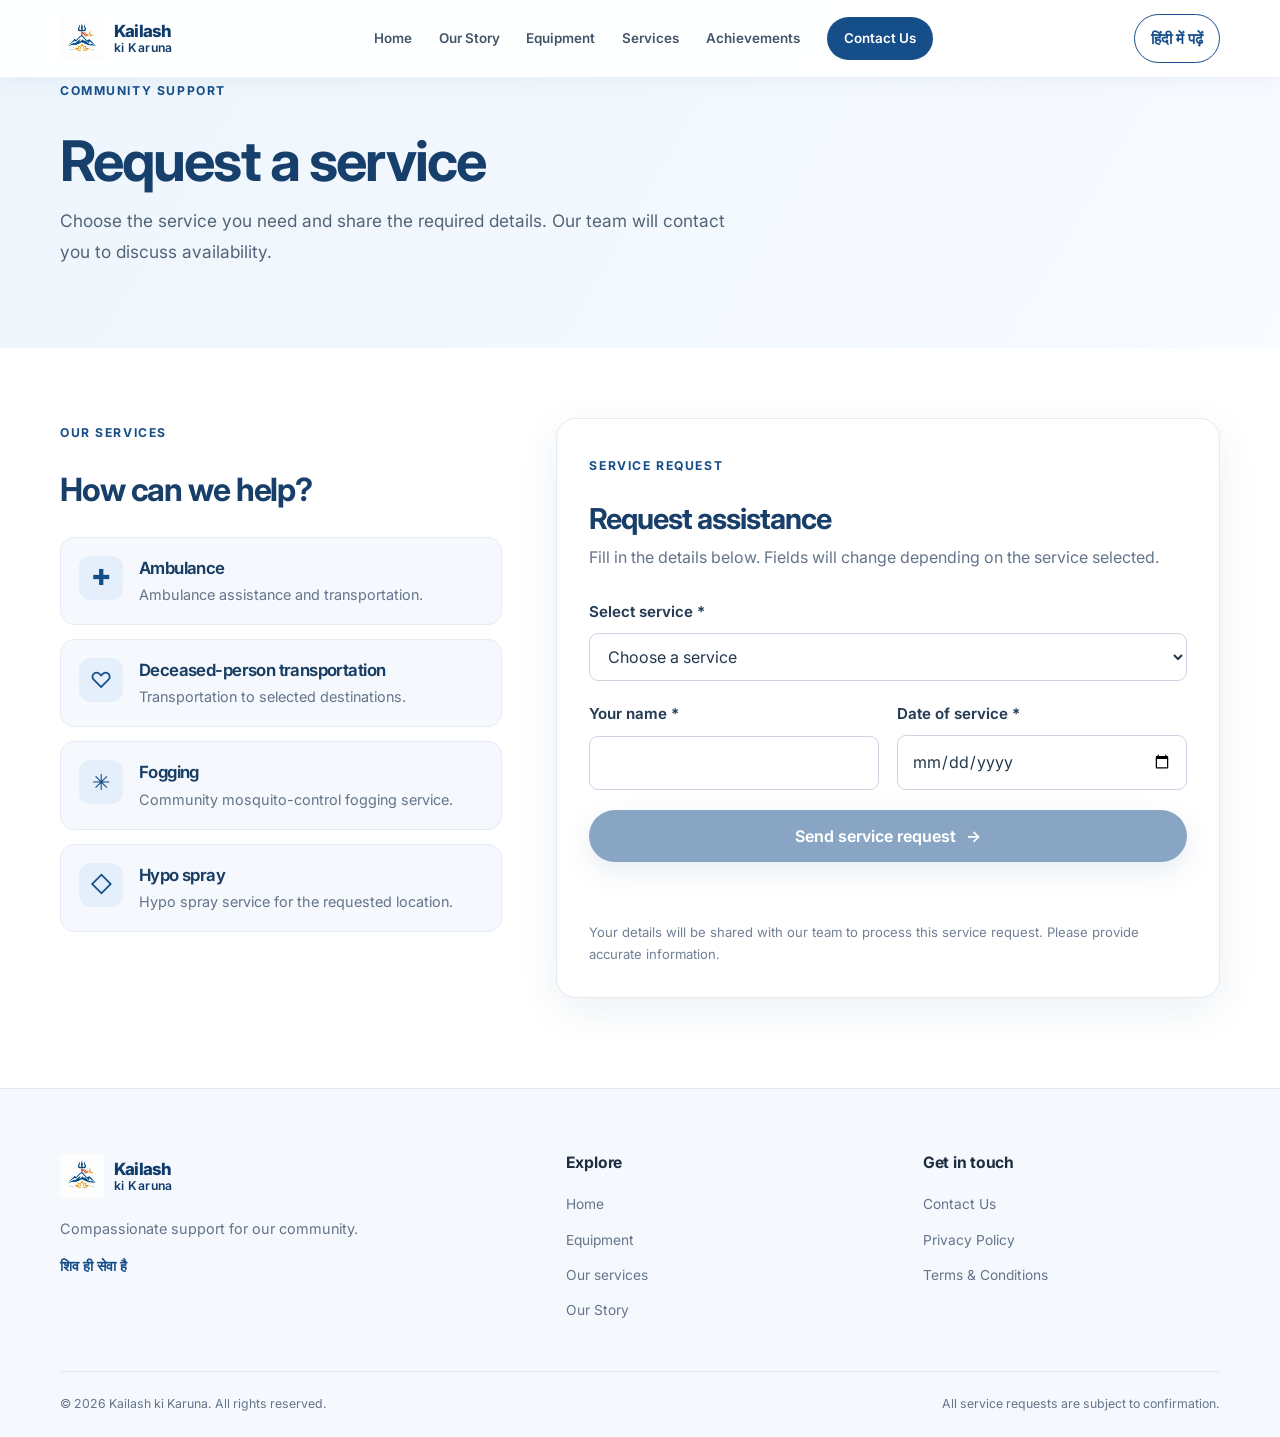
<file: services.html>
<!doctype html>
<html lang="en">
  <head>
    <meta charset="UTF-8" />
    <meta name="viewport" content="width=device-width, initial-scale=1" />
    <meta name="theme-color" content="#164e8a" />

    <title>Request a Service | Kailash ki Karuna</title>
    <meta
      name="description"
      content="Request ambulance, deceased-person transportation, fogging or hypo spray services from Kailash ki Karuna."
    />

    <link rel="preconnect" href="https://fonts.googleapis.com" />
    <link rel="preconnect" href="https://fonts.gstatic.com" crossorigin />
    <link
      href="https://fonts.googleapis.com/css2?family=Inter:wght@400;500;600;700;800&family=Noto+Sans+Devanagari:wght@400;500;600;700&display=swap"
      rel="stylesheet"
    />

    <link rel="stylesheet" href="css/styles.css" />

    <script src="js/app.js" defer></script>
    <script src="js/services.js" defer></script>
  </head>

  <body>
    <a class="skip-link" href="#main">Skip to content</a>

    <header class="site-header">
      <div class="container header-inner">
        <a class="brand" href="index.html" aria-label="Kailash ki Karuna home">
          <img
            class="brand-logo"
            src="images/logo.png"
            alt=""
            width="48"
            height="48"
            onerror="this.hidden = true"
          />
          <span class="brand-name">
            <span>Kailash</span>
            <span class="brand-subtitle">ki Karuna</span>
          </span>
        </a>

        <nav
          class="site-navigation"
          id="site-navigation"
          aria-label="Main navigation"
        >
          <a href="index.html" data-i18n="navHome">Home</a>
          <a href="about.html" data-i18n="navStory">Our Story</a>
          <a href="equipment.html" data-i18n="navEquipment">Equipment</a>
          <a href="services.html" class="active">Services</a>
          <a href="achivements.html" data-i18n="navAchievements"
            >Achievements</a
          >
          <a class="nav-contact" href="contact.html" data-i18n="navContact"
            >Contact Us</a
          >
        </nav>

        <div class="header-actions">
          <button class="language-toggle" id="language-toggle" type="button">
            हिन्दी
          </button>

          <button
            class="menu-toggle"
            type="button"
            aria-label="Open navigation menu"
            aria-controls="site-navigation"
            aria-expanded="false"
          >
            <span></span><span></span><span></span>
          </button>
        </div>
      </div>
    </header>

    <main id="main">
      <section class="services-hero">
        <div class="container">
          <span class="eyebrow" data-i18n="svcEyebrow">Community support</span>
          <h1 data-i18n="svcTitle">Request a service</h1>
          <p data-i18n="svcIntro">
            Choose the service you need and share the required details. Our team
            will contact you to discuss availability.
          </p>
        </div>
      </section>

      <section class="services-form-section">
        <div class="container services-layout">
          <div class="services-information">
            <span class="eyebrow" data-i18n="svcChooseEyebrow"
              >Our services</span
            >
            <h2 data-i18n="svcChooseTitle">How can we help?</h2>

            <div class="service-list">
              <div class="service-list-item">
                <span class="service-list-icon">✚</span>
                <div>
                  <h3 data-i18n="svcAmbulance">Ambulance</h3>
                  <p data-i18n="svcAmbulanceShort">
                    Ambulance assistance and transportation.
                  </p>
                </div>
              </div>

              <div class="service-list-item">
                <span class="service-list-icon">♡</span>
                <div>
                  <h3 data-i18n="svcDeadBody">
                    Deceased-person transportation
                  </h3>
                  <p data-i18n="svcDeadBodyShort">
                    Transportation to selected destinations.
                  </p>
                </div>
              </div>

              <div class="service-list-item">
                <span class="service-list-icon">✳</span>
                <div>
                  <h3 data-i18n="svcFogging">Fogging</h3>
                  <p data-i18n="svcFoggingShort">
                    Community mosquito-control fogging service.
                  </p>
                </div>
              </div>

              <div class="service-list-item">
                <span class="service-list-icon">◇</span>
                <div>
                  <h3 data-i18n="svcHypo">Hypo spray</h3>
                  <p data-i18n="svcHypoShort">
                    Hypo spray service for the requested location.
                  </p>
                </div>
              </div>
            </div>
          </div>

          <div class="service-request-card">
            <div class="service-card-heading">
              <span class="eyebrow" data-i18n="svcFormEyebrow"
                >Service request</span
              >
              <h2 data-i18n="svcFormTitle">Request assistance</h2>
              <p data-i18n="svcFormDescription">
                Fill in the details below. Fields will change depending on the
                service selected.
              </p>
            </div>

            <form id="service-form">
              <div class="form-field">
                <label for="service-type" data-i18n="svcTypeLabel"
                  >Select service *</label
                >
                <select id="service-type" name="serviceType" required>
                  <option value="" data-i18n="svcTypePlaceholder">
                    Choose a service
                  </option>
                  <option value="ambulance" data-i18n="svcAmbulance">
                    Ambulance
                  </option>
                  <option value="dead-body" data-i18n="svcDeadBody">
                    Deceased-person transportation
                  </option>
                  <option value="fogging" data-i18n="svcFogging">
                    Fogging
                  </option>
                  <option value="hypo" data-i18n="svcHypo">Hypo spray</option>
                </select>
              </div>

              <div class="form-grid">
                <div class="form-field">
                  <label for="service-name" data-i18n="svcNameLabel"
                    >Your name *</label
                  >
                  <input
                    id="service-name"
                    name="name"
                    type="text"
                    autocomplete="name"
                    maxlength="100"
                    required
                  />
                </div>

                <div class="form-field">
                  <label for="service-date" data-i18n="svcDateLabel"
                    >Date of service *</label
                  >
                  <input
                    id="service-date"
                    name="serviceDate"
                    type="date"
                    required
                  />
                </div>
              </div>

              <!-- Ambulance and deceased-person transportation pickup -->
              <div
                class="form-field service-conditional"
                id="pickup-section"
                hidden
              >
                <label data-i18n="svcPickupLabel">Pickup location *</label>

                <div class="location-actions">
                  <button
                    class="button button-primary location-button"
                    id="get-location"
                    type="button"
                  >
                    <span aria-hidden="true">⌖</span>
                    <span data-i18n="svcUseLocation"
                      >Use my current location</span
                    >
                  </button>
                </div>

                <p
                  class="location-status"
                  id="location-status"
                  role="status"
                  aria-live="polite"
                  data-i18n="svcLocationHelp"
                >
                  Allow location access when your browser asks. You can also
                  enter the address manually below.
                </p>

                <div class="location-result" id="location-result" hidden>
                  <span class="location-result-icon">✓</span>
                  <div>
                    <strong data-i18n="svcLocationCaptured"
                      >Location captured</strong
                    >
                    <span id="location-coordinates"></span>
                    <a
                      id="location-map-link"
                      href="#"
                      target="_blank"
                      rel="noopener noreferrer"
                      data-i18n="svcOpenMap"
                    >
                      Open in Google Maps
                    </a>
                  </div>
                </div>

                <label for="pickup-address" data-i18n="svcPickupManual">
                  Pickup address (if current location is unavailable)
                </label>
                <textarea
                  id="pickup-address"
                  name="pickupAddress"
                  rows="2"
                  maxlength="500"
                  placeholder="Enter pickup address or landmark"
                  data-i18n-attr="placeholder:svcPickupPlaceholder"
                ></textarea>

                <input
                  type="hidden"
                  id="pickup-latitude"
                  name="pickupLatitude"
                />
                <input
                  type="hidden"
                  id="pickup-longitude"
                  name="pickupLongitude"
                />
              </div>

              <!-- Ambulance drop -->
              <div
                class="form-field service-conditional"
                id="ambulance-drop-section"
                hidden
              >
                <label for="ambulance-drop" data-i18n="svcDropLabel"
                  >Drop location / destination *</label
                >
                <textarea
                  id="ambulance-drop"
                  name="ambulanceDrop"
                  rows="2"
                  maxlength="500"
                  placeholder="Enter hospital or destination address"
                  data-i18n-attr="placeholder:svcDropPlaceholder"
                ></textarea>
              </div>

              <!-- Dead-body transportation destination -->
              <div
                class="form-field service-conditional"
                id="dead-body-destination-section"
                hidden
              >
                <label
                  for="dead-body-destination"
                  data-i18n="svcDestinationLabel"
                  >Select destination *</label
                >
                <select id="dead-body-destination" name="deadBodyDestination">
                  <option value="" data-i18n="svcDestinationPlaceholder">
                    Choose destination
                  </option>
                  <option value="chand-paul">City</option>
                  <option value="chb">Chb</option>
                  <option value="pratap-nagar">pratap nagar</option>
                </select>
                <small data-i18n="svcDestinationNote"
                  >These are temporary sample destinations.</small
                >
              </div>

              <!-- Fogging / hypo location -->
              <div
                class="form-field service-conditional"
                id="service-location-section"
                hidden
              >
                <label for="service-location" data-i18n="svcAreaLabel"
                  >Location / area to be serviced *</label
                >
                <textarea
                  id="service-location"
                  name="serviceLocation"
                  rows="3"
                  maxlength="500"
                  placeholder="Enter full address, area or landmark"
                  data-i18n-attr="placeholder:svcAreaPlaceholder"
                ></textarea>
              </div>

              <!-- Service terms -->
              <div
                class="service-terms service-conditional"
                id="service-terms"
                hidden
              >
                <h3 data-i18n="svcTermsHeading">Service conditions</h3>

                <div id="terms-ambulance" class="service-term-panel" hidden>
                  <p data-i18n="svcAmbulanceTerms">
                    An ambulance request is subject to availability and
                    confirmation. Arrival may be delayed or the service may not
                    be possible due to circumstances such as vehicle
                    availability, traffic, weather or other operational reasons.
                    Our team will communicate the status as soon as possible. Do
                    not delay contacting emergency services while waiting for a
                    response.
                  </p>
                </div>

                <div id="terms-dead-body" class="service-term-panel" hidden>
                  <p data-i18n="svcDeadBodyTerms">
                    Transportation is subject to availability, route conditions
                    and confirmation by our team. Delays or inability to
                    complete the journey may occur due to circumstances beyond
                    our control. The family or requester is responsible for
                    required documents and applicable permissions.
                  </p>
                </div>

                <div id="terms-fogging" class="service-term-panel" hidden>
                  <p data-i18n="svcFoggingTerms">
                    The fogging machine will be provided by the organization.
                    Diesel and the required chemical must be arranged by the
                    requester. The service is subject to availability and
                    confirmation.
                  </p>
                </div>

                <div id="terms-hypo" class="service-term-panel" hidden>
                  <p data-i18n="svcHypoTerms">
                    The spraying machine will be provided by the organization.
                    Diesel and the required chemical must be arranged by the
                    requester. The service is subject to availability and
                    confirmation.
                  </p>
                </div>

                <label class="service-terms-accept">
                  <input
                    type="checkbox"
                    id="accept-service-terms"
                    name="acceptTerms"
                  />
                  <span data-i18n="svcAcceptTerms">
                    I have read and understood the conditions for this service.
                    *
                  </span>
                </label>
              </div>

              <button
                class="button button-primary service-submit"
                id="service-submit"
                type="submit"
                disabled
              >
                <span data-i18n="svcSubmit">Send service request</span>
                <span aria-hidden="true">→</span>
              </button>

              <p
                id="service-status"
                class="service-status-message"
                role="status"
                aria-live="polite"
              ></p>

              <div
                id="service-whatsapp-option"
                class="service-whatsapp-option"
                hidden
              >
                <p>
                  Your request has been emailed successfully. You can also share
                  these details directly with our team on WhatsApp.
                </p>

                <a
                  id="service-whatsapp-link"
                  class="button button-whatsapp"
                  href="#"
                  target="_blank"
                  rel="noopener noreferrer"
                >
                  <span aria-hidden="true">☏</span>
                  Send details on WhatsApp
                </a>
              </div>

              <p class="service-privacy-note" data-i18n="svcPrivacy">
                Your details will be shared with our team to process this
                service request. Please provide accurate information.
              </p>
            </form>
          </div>
        </div>
      </section>
    </main>

    <footer class="site-footer">
      <div class="container">
        <div class="footer-grid">
          <div class="footer-brand">
            <a class="brand footer-brand-link" href="index.html">
              <img
                class="brand-logo"
                src="images/logo.png"
                alt=""
                width="48"
                height="48"
              />
              <span class="brand-name">
                <span>Kailash</span>
                <span class="brand-subtitle">ki Karuna</span>
              </span>
            </a>
            <p data-i18n="svcFooterTagline">
              Compassionate support for our community.
            </p>
            <p class="footer-mantra" lang="hi">शिव ही सेवा है</p>
          </div>

          <div class="footer-column">
            <h2 data-i18n="svcFooterExplore">Explore</h2>
            <a href="index.html" data-i18n="navHome">Home</a>
            <a href="equipment.html" data-i18n="navEquipment">Equipment</a>
            <a href="services.html" data-i18n="svcFooterServices"
              >Our services</a
            >
            <a href="about.html" data-i18n="navStory">Our Story</a>
          </div>

          <div class="footer-column">
            <h2 data-i18n="svcFooterContact">Get in touch</h2>
            <a href="contact.html" data-i18n="navContact">Contact Us</a>
            <a href="privacy.html">Privacy Policy</a>
            <a href="terms.html">Terms &amp; Conditions</a>
          </div>
        </div>

        <div class="footer-bottom">
          <p>
            © <span id="current-year"></span> Kailash ki Karuna.
            <span data-i18n="eqRights">All rights reserved.</span>
          </p>
          <p data-i18n="svcFooterNote">
            All service requests are subject to confirmation.
          </p>
        </div>
      </div>
    </footer>
  </body>
</html>
</file>
<file: css/styles.css>
/* =========================================================
   Kailash ki Karuna
   Design tokens and global styles
   ========================================================= */

:root {
  color-scheme: light;
  --color-primary: #164e8a;
  --color-primary-dark: #103c6d;
  --color-primary-light: #eaf3fc;
  --color-accent: #76a8db;
  --color-text: #1d2d40;
  --color-muted: #64748b;
  --color-surface: #ffffff;
  --color-surface-soft: #f5f9fd;
  --color-border: #e1e9f1;
  --color-success: #246e54;

  --font-body: "Inter", -apple-system, BlinkMacSystemFont, "Segoe UI",
    sans-serif;

  --container-width: 1160px;
  --header-height: 78px;

  --radius-sm: 10px;
  --radius-md: 18px;
  --radius-lg: 26px;
  --radius-pill: 999px;

  --shadow-card: 0 12px 36px rgb(22 55 91 / 7%);
  --shadow-header: 0 3px 20px rgb(22 55 91 / 5%);

  --space-section: clamp(76px, 9vw, 116px);
}

* {
  box-sizing: border-box;
}

html {
  scroll-behavior: smooth;
  scroll-padding-top: calc(var(--header-height) + 20px);
}

body {
  margin: 0;
  font-family: var(--font-body);
  color: var(--color-text);
  background: var(--color-surface);
  font-size: 16px;
  line-height: 1.7;
  -webkit-font-smoothing: antialiased;
  text-rendering: optimizeLegibility;
}

body.menu-open {
  overflow: hidden;
}

img {
  display: block;
  max-width: 100%;
}

a {
  color: inherit;
  text-decoration: none;
}

button {
  font: inherit;
}

button,
a {
  -webkit-tap-highlight-color: transparent;
}

button:focus-visible,
a:focus-visible {
  outline: 3px solid var(--color-accent);
  outline-offset: 4px;
}

h1,
h2,
h3,
p {
  margin-top: 0;
}

h1,
h2,
h3 {
  line-height: 1.2;
  letter-spacing: -0.035em;
}

h2 {
  font-size: clamp(2rem, 4vw, 3rem);
  font-weight: 700;
  margin-bottom: 20px;
}

h3 {
  font-size: 1.12rem;
  font-weight: 650;
  margin-bottom: 10px;
}

p {
  color: var(--color-muted);
}

.container {
  width: min(var(--container-width), calc(100% - 48px));
  margin-inline: auto;
}

.section {
  padding-block: var(--space-section);
}

.section-soft {
  background: var(--color-surface-soft);
}

.eyebrow {
  display: inline-block;
  margin-bottom: 18px;
  color: var(--color-primary);
  font-size: 0.76rem;
  font-weight: 700;
  letter-spacing: 0.13em;
  line-height: 1.5;
  text-transform: uppercase;
}

.skip-link {
  position: absolute;
  z-index: 200;
  top: 10px;
  left: 10px;
  padding: 10px 16px;
  color: white;
  background: var(--color-primary);
  border-radius: var(--radius-sm);
  transform: translateY(-160%);
}

.skip-link:focus {
  transform: translateY(0);
}

/* =========================================================
   Header and navigation
   ========================================================= */

.site-header {
  position: absolute;
  z-index: 50;
  inset: 0 0 auto;
  height: var(--header-height);
  background: rgb(255 255 255 / 96%);
  border-bottom: 1px solid rgb(22 78 138 / 7%);
  box-shadow: var(--shadow-header);
}

.header-inner {
  height: 100%;
  display: flex;
  align-items: center;
  justify-content: space-between;
  gap: 24px;
}

.brand {
  display: inline-flex;
  align-items: center;
  gap: 10px;
  flex-shrink: 0;
}

.brand-logo {
  width: 44px;
  height: 44px;
  object-fit: contain;
}

.brand-name {
  display: flex;
  flex-direction: column;
  color: var(--color-primary-dark);
  font-size: 1.05rem;
  font-weight: 800;
  line-height: 1.12;
  letter-spacing: -0.045em;
}

.brand-subtitle {
  font-size: 0.76rem;
  font-weight: 600;
  letter-spacing: 0.035em;
}

.site-navigation {
  display: flex;
  align-items: center;
  gap: clamp(14px, 2.1vw, 28px);
}

.site-navigation > a {
  color: #43546a;
  font-size: 0.84rem;
  font-weight: 600;
  transition: color 180ms ease;
}

.site-navigation > a:hover {
  color: var(--color-primary);
}

.site-navigation .nav-contact {
  padding: 10px 17px;
  color: white;
  background: var(--color-primary);
  border-radius: var(--radius-pill);
}

.site-navigation .nav-contact:hover {
  color: white;
  background: var(--color-primary-dark);
}

.menu-toggle {
  display: none;
  width: 44px;
  height: 44px;
  padding: 11px;
  border: 1px solid var(--color-border);
  border-radius: 12px;
  background: white;
  cursor: pointer;
}

.menu-toggle span {
  display: block;
  width: 100%;
  height: 2px;
  margin-block: 4px;
  border-radius: 2px;
  background: var(--color-primary);
  transition: transform 180ms ease, opacity 180ms ease;
}

.menu-toggle[aria-expanded="true"] span:first-child {
  transform: translateY(6px) rotate(45deg);
}

.menu-toggle[aria-expanded="true"] span:nth-child(2) {
  opacity: 0;
}

.menu-toggle[aria-expanded="true"] span:last-child {
  transform: translateY(-6px) rotate(-45deg);
}

/* Header actions: language toggle + hamburger */
.header-actions {
  display: flex;
  align-items: center;
  justify-content: flex-end;
  gap: 0.65rem;
  flex-shrink: 0;
}

.language-toggle {
  display: inline-flex;
  min-width: 76px;
  min-height: 44px;
  align-items: center;
  justify-content: center;
  padding: 0.65rem 1rem;

  border: 1px solid var(--color-primary, #164e8a);
  border-radius: 999px;

  background: #ffffff;
  color: var(--color-primary, #164e8a);

  font: inherit;
  font-size: 0.95rem;
  font-weight: 700;
  cursor: pointer;
  white-space: nowrap;

  transition:
    background-color 160ms ease,
    color 160ms ease;
}

.language-toggle:hover {
  background: var(--color-primary, #164e8a);
  color: #ffffff;
}

.language-toggle:focus-visible {
  outline: 3px solid #e4a83b;
  outline-offset: 3px;
}

/* Keep both controls accessible on small screens */
@media (max-width: 768px) {
  .header-actions {
    gap: 0.5rem;
  }

  .language-toggle {
    min-width: 72px;
    min-height: 46px;
    padding: 0.65rem 0.8rem;
    font-size: 0.9rem;
  }
}

@media (prefers-reduced-motion: reduce) {
  .language-toggle {
    transition: none;
  }
}



/* =========================================================
   Hero
   ========================================================= */

.hero {
  position: relative;
  isolation: isolate;
  display: flex;
  align-items: center;
  justify-content: center;
  min-height: 100svh;
  min-height: max(100svh, 660px);
  overflow: hidden;
  padding: calc(var(--header-height) + 64px) 0 96px;
  background:
    radial-gradient(
      ellipse at 85% 22%,
      rgb(209 230 250 / 70%),
      transparent 38%
    ),
    radial-gradient(
      ellipse at 12% 85%,
      rgb(225 239 252 / 70%),
      transparent 35%
    ),
    linear-gradient(145deg, #ffffff 0%, #f6faff 52%, #edf5fd 100%);
}

.hero-content {
  position: relative;
  z-index: 2;
  display: flex;
  flex-direction: column;
  align-items: center;
  text-align: center;
  max-width: 860px;
}

/* .hero-eyebrow {
  padding: 8px 15px;
  margin-bottom: 26px;
  border: 1px solid #e5ebf2;
  border-radius: var(--radius-pill);
  background: rgb(255 255 255 / 75%);
} */

.hero-title {
  display: flex;
  flex-direction: column;
  align-items: center;
  margin: 0 0 2px;
  color: #dee2e7;
  font-size: clamp(3.7rem, 10vw, 7.5rem);
  font-weight: 800;
  letter-spacing: -0.085em;
  line-height: 0.98;
}

.hero-title > span + span {
  margin-top: 8px;
  color: #dee2e7;
}

.title-period {
  color: #f5ca7b;
}

.hero-tagline {
  max-width: 650px;
  margin-bottom: 14px;
  color: #d5e1ef;
  font-size: clamp(1.15rem, 2.6vw, 1.7rem);
  font-weight: 600;
  letter-spacing: -0.025em;
  line-height: 1.5;
}

.hero-description {
  max-width: 580px;
  margin-bottom: 20px;
  font-size: 0.98rem;
  line-height: 1.85;
  color: #dee2e7;
}

.hero-mantra {
  margin-bottom: 30px;
  color: #dee2e7;
  font-size: 1.13rem;
  font-weight: 600;
  letter-spacing: 0.025em;
}

.button {
  min-height: 52px;
  display: inline-flex;
  align-items: center;
  justify-content: center;
  gap: 15px;
  padding: 14px 24px;
  border: 1px solid transparent;
  border-radius: var(--radius-pill);
  font-size: 0.91rem;
  font-weight: 650;
  line-height: 1.4;
  text-align: center;
  transition:
    transform 180ms ease,
    background 180ms ease,
    box-shadow 180ms ease;
}

.button:hover {
  transform: translateY(-2px);
}

.button-primary {
  color: white;
  background: var(--color-primary);
  box-shadow: 0 10px 24px rgb(22 78 138 / 18%);
}

.button-primary:hover {
  background: var(--color-primary-dark);
  box-shadow: 0 12px 28px rgb(22 78 138 / 24%);
}

.hero-cta {
  min-width: 260px;
}

.hero-secondary-link {
  margin-top: 19px;
  color: #dee2e7;
  font-size: 0.88rem;
  font-weight: 600;
}

.hero-secondary-link:hover {
  text-decoration: underline;
  text-underline-offset: 5px;
}

.hero-trust-note {
  display: flex;
  align-items: center;
  gap: 9px;
  margin-top: 36px;
  color: #566a80;
  font-size: 0.79rem;
}

.trust-icon {
  display: grid;
  width: 21px;
  height: 21px;
  place-items: center;
  border-radius: 50%;
  background: #e0f3e9;
  color: var(--color-success);
  font-size: 0.72rem;
  font-weight: 800;
}

.hero-decoration {
  position: absolute;
  z-index: -1;
  pointer-events: none;
  border: 1px solid rgb(22 78 138 / 8%);
  border-radius: 50%;
}

.hero-decoration-one {
  top: 15%;
  right: -120px;
  width: 360px;
  aspect-ratio: 1;
}

.hero-decoration-two {
  bottom: -180px;
  left: -160px;
  width: 430px;
  aspect-ratio: 1;
}

.scroll-cue {
  position: absolute;
  bottom: 25px;
  left: 50%;
  display: grid;
  width: 28px;
  height: 42px;
  place-items: start center;
  padding-top: 8px;
  border: 1px solid #b8cee4;
  border-radius: 20px;
  transform: translateX(-50%);
}

.scroll-cue span {
  width: 4px;
  height: 8px;
  border-radius: 4px;
  background: var(--color-primary);
  animation: scroll-down 1.6s ease-in-out infinite;
}

@keyframes scroll-down {
  0%, 100% {
    transform: translateY(0);
    opacity: 1;
  }

  65% {
    transform: translateY(10px);
    opacity: 0.25;
  }
}

/* =========================================================
   Section headings
   ========================================================= */

.section-heading {
  max-width: 690px;
  margin: 0 auto 48px;
  text-align: center;
}

.section-heading p,
.achievements-inner > p {
  max-width: 580px;
  margin-inline: auto;
}

.section-heading h2 {
  margin-bottom: 17px;
}

.section-heading-row {
  display: flex;
  align-items: end;
  justify-content: space-between;
  gap: 28px;
  max-width: none;
  text-align: left;
}

.section-heading-row > div {
  max-width: 690px;
}

.section-heading-row p {
  margin-bottom: 0;
}

.text-link {
  display: inline-flex;
  align-items: center;
  gap: 8px;
  color: var(--color-primary);
  font-size: 0.9rem;
  font-weight: 650;
}

.text-link:hover {
  text-decoration: underline;
  text-underline-offset: 5px;
}

/* =========================================================
   Story carousel
   ========================================================= */

.story-carousel {
  --carousel-gap: 24px;
  overflow: hidden;
}

.story-track {
  display: flex;
  gap: var(--carousel-gap);
  transition: transform 450ms cubic-bezier(0.22, 1, 0.36, 1);
  will-change: transform;
}

.story-card {
  flex: 0 0 calc((100% - var(--carousel-gap) * 2) / 3);
  min-width: 0;
  overflow: hidden;
  border: 1px solid var(--color-border);
  border-radius: var(--radius-md);
  background: white;
  box-shadow: var(--shadow-card);
}

.story-image-wrap {
  position: relative;
  height: 215px;
  overflow: hidden;
  background: linear-gradient(135deg, #dceaf8, #f0f6fc);
}

.story-image-wrap img,
.equipment-image-link img {
  width: 100%;
  height: 100%;
  object-fit: cover;
  transition: transform 350ms ease;
}

.story-card:hover .story-image-wrap img,
.equipment-card:hover .equipment-image-link img {
  transform: scale(1.045);
}

.image-placeholder-label {
  display: none;
  position: absolute;
  inset: auto 12px 12px;
  width: fit-content;
  padding: 5px 10px;
  color: var(--color-primary-dark);
  background: rgb(255 255 255 / 92%);
  border-radius: var(--radius-sm);
  font-size: 0.72rem;
  font-weight: 600;
}

.image-missing {
  background:
    linear-gradient(135deg, #e1edf9, #f4f8fd);
}

.image-missing img {
  display: none;
}

.image-missing .image-placeholder-label {
  display: block;
}

.story-card-content {
  padding: 25px;
}

.card-number {
  display: inline-block;
  margin-bottom: 12px;
  color: var(--color-primary);
  font-size: 0.75rem;
  font-weight: 800;
  letter-spacing: 0.1em;
}

.story-card-content p {
  margin-bottom: 0;
  font-size: 0.9rem;
  line-height: 1.8;
}

.carousel-controls {
  display: flex;
  align-items: center;
  justify-content: center;
  gap: 16px;
  margin-top: 34px;
}

.carousel-arrow {
  display: grid;
  width: 42px;
  height: 42px;
  place-items: center;
  border: 1px solid var(--color-border);
  border-radius: 50%;
  background: white;
  color: var(--color-primary);
  cursor: pointer;
  transition: background 180ms ease, color 180ms ease;
}

.carousel-arrow:hover {
  color: white;
  background: var(--color-primary);
}

.carousel-dots {
  display: flex;
  align-items: center;
  gap: 8px;
}

.carousel-dot {
  width: 8px;
  height: 8px;
  padding: 0;
  border: 0;
  border-radius: 50%;
  background: #cbd8e5;
  cursor: pointer;
}

.carousel-dot[aria-current="true"] {
  width: 24px;
  border-radius: 8px;
  background: var(--color-primary);
}

.carousel-pause {
  padding: 8px;
  border: 0;
  background: transparent;
  color: var(--color-muted);
  font-size: 0.78rem;
  cursor: pointer;
}

/* =========================================================
   Equipment cards
   ========================================================= */

/* Home-care equipment grid */
.equipment-grid {
  display: grid;
  grid-template-columns: repeat(3, minmax(0, 1fr));
  gap: 24px;
}

.equipment-card {
  min-width: 0;
  overflow: hidden;
  border: 1px solid var(--color-border);
  border-radius: 16px;
  background: #fff;
  transition: transform 180ms ease, box-shadow 180ms ease;
}

.equipment-card:hover {
  transform: translateY(-3px);
  box-shadow: var(--shadow-card);
}

.equipment-image-link {
  position: relative;
  display: block;
  height: 190px;
  overflow: hidden;
  background: var(--color-primary-light);
}

.equipment-image-link img {
  width: 100%;
  height: 100%;
  object-fit: cover;
}

.equipment-card-body {
  padding: 18px;
}

.equipment-card-body h3 {
  margin-bottom: 8px;
}

.equipment-card-body p {
  margin-bottom: 16px;
  font-size: 0.88rem;
}

/* Tablet: two columns */
@media (max-width: 760px) {
  .equipment-grid {
    grid-template-columns: repeat(2, minmax(0, 1fr));
    gap: 16px;
  }

  .equipment-image-link {
    height: 160px;
  }

  .equipment-card-body {
    padding: 14px;
  }
}

/* Small phones: two compact columns */
@media (max-width: 420px) {
  .equipment-grid {
    grid-template-columns: repeat(2, minmax(0, 1fr));
    gap: 12px;
  }

  .equipment-image-link {
    height: 125px;
  }

  .equipment-card-body {
    padding: 12px;
  }

  .equipment-card-body h3 {
    font-size: 0.95rem;
  }

  .equipment-card-body p {
    font-size: 0.8rem;
  }
}

/* =========================================================
   Social impact
   ========================================================= */

.impact-section {
  background:
    radial-gradient(ellipse at 100% 0%, rgb(255 255 255 / 9%), transparent 42%),
    var(--color-primary-dark);
}

.impact-layout {
  display: grid;
  grid-template-columns: 1fr 0.9fr;
  align-items: center;
  gap: clamp(48px, 9vw, 115px);
}

.impact-copy .eyebrow {
  color: #b9dcff;
}

.impact-copy h2 {
  max-width: 530px;
  color: white;
}

.impact-copy > p {
  max-width: 520px;
  margin-bottom: 30px;
  color: #d1e1f1;
}

.button-light {
  color: var(--color-primary-dark);
  background: white;
}

.button-light:hover {
  background: #eaf3fc;
}

.impact-points {
  display: grid;
  gap: 25px;
}

.impact-point {
  display: flex;
  gap: 20px;
  padding-bottom: 24px;
  border-bottom: 1px solid rgb(255 255 255 / 16%);
}

.impact-point:last-child {
  padding-bottom: 0;
  border-bottom: 0;
}

.impact-number {
  flex-shrink: 0;
  color: #a7cff8;
  font-size: 0.85rem;
  font-weight: 750;
  letter-spacing: 0.06em;
}

.impact-point h3 {
  margin-bottom: 8px;
  color: white;
}

.impact-point p {
  margin-bottom: 0;
  color: #c6d9ed;
  font-size: 0.88rem;
}

/* =========================================================
   Achievements
   ========================================================= */

.achievements-inner {
  max-width: 760px;
  text-align: center;
}

.achievements-inner h2 {
  margin-bottom: 18px;
}

.achievements-inner > p {
  margin-bottom: 25px;
}

/* =========================================================
   Footer
   ========================================================= */

.site-footer {
  padding-top: 65px;
  background: #f5f8fc;
  border-top: 1px solid var(--color-border);
}

.footer-grid {
  display: grid;
  grid-template-columns: 1.5fr 1fr 1fr;
  gap: 60px;
  padding-bottom: 48px;
}

.footer-brand-link {
  margin-bottom: 19px;
}

.footer-brand > p {
  max-width: 320px;
  margin-bottom: 12px;
  font-size: 0.9rem;
}

.footer-brand .footer-mantra {
  color: var(--color-primary);
  font-weight: 650;
}

.footer-column {
  display: flex;
  flex-direction: column;
  align-items: flex-start;
  gap: 12px;
}

.footer-column h2 {
  margin-bottom: 8px;
  font-size: 0.98rem;
  letter-spacing: -0.015em;
}

.footer-column a {
  color: var(--color-muted);
  font-size: 0.86rem;
  transition: color 180ms ease;
}

.footer-column a:hover {
  color: var(--color-primary);
}

.footer-bottom {
  display: flex;
  align-items: flex-start;
  justify-content: space-between;
  gap: 24px;
  padding-block: 22px;
  border-top: 1px solid var(--color-border);
}

.footer-bottom p {
  margin-bottom: 0;
  font-size: 0.77rem;
}

/* =========================================================
   Responsive navigation and layouts
   ========================================================= */

@media (max-width: 960px) {
  .site-navigation {
    gap: 14px;
  }

  .site-navigation > a {
    font-size: 0.78rem;
  }

  .brand-name {
    font-size: 0.98rem;
  }

  .brand-logo {
    width: 38px;
    height: 38px;
  }

  .equipment-grid {
    grid-template-columns: repeat(2, minmax(0, 1fr));
  }

  .story-card {
    flex-basis: calc((100% - var(--carousel-gap)) / 2);
  }

  .impact-layout {
    grid-template-columns: 1fr 1fr;
    gap: 45px;
  }
}

@media (max-width: 760px) {
  :root {
    --header-height: 70px;
    --space-section: 76px;
  }

  .container {
    width: min(100% - 36px, var(--container-width));
  }

  .menu-toggle {
    display: block;
    position: relative;
    z-index: 61;
  }

  .site-navigation {
    position: fixed;
    z-index: 60;
    inset: 0 0 0 auto;
    display: flex;
    flex-direction: column;
    align-items: stretch;
    justify-content: center;
    gap: 0;
    width: min(86vw, 370px);
    padding: 100px 32px 40px;
    overflow-y: auto;
    background: white;
    box-shadow: -15px 0 45px rgb(15 40 70 / 12%);
    visibility: hidden;
    transform: translateX(102%);
    transition:
      transform 250ms ease,
      visibility 250ms ease;
  }

  .site-navigation.is-open {
    visibility: visible;
    transform: translateX(0);
  }

  .site-navigation > a {
    padding: 15px 4px;
    border-bottom: 1px solid var(--color-border);
    color: var(--color-text);
    font-size: 0.98rem;
  }

  .site-navigation .nav-contact {
    margin-top: 22px;
    padding: 14px 18px;
    border-bottom: 0;
    color: white;
    text-align: center;
  }

  .hero {
    min-height: 100svh;
    padding: calc(var(--header-height) + 55px) 0 88px;
  }

  .hero-title {
    font-size: clamp(3.4rem, 13vw, 5.7rem);
  }

  .hero-tagline {
    max-width: 500px;
  }

  .hero-description {
    max-width: 460px;
    font-size: 0.92rem;
  }

  .section-heading-row {
    align-items: flex-start;
  }

  .desktop-only {
    display: none;
  }

  .mobile-view-all {
    display: flex;
    justify-content: center;
    margin-top: 32px;
  }

  .impact-layout {
    grid-template-columns: 1fr;
    gap: 50px;
  }

  .impact-copy {
    max-width: 580px;
  }

  .footer-grid {
    grid-template-columns: 1fr 1fr;
    gap: 38px 28px;
  }

  .footer-brand {
    grid-column: 1 / -1;
  }
}

@media (max-width: 520px) {
  .container {
    width: calc(100% - 32px);
  }

  .hero {
    padding-top: calc(var(--header-height) + 44px);
    padding-bottom: 90px;
  }

  .hero-title {
    font-size: clamp(3.2rem, 14vw, 4.5rem);
  }

  .hero-eyebrow {
    margin-bottom: 24px;
  }

  .hero-tagline {
    font-size: 1.12rem;
  }

  .hero-description {
    font-size: 0.88rem;
  }

  .hero-cta {
    width: 100%;
    max-width: 330px;
  }

  .hero-trust-note {
    align-items: flex-start;
    max-width: 300px;
    text-align: left;
  }

  .section-heading {
    margin-bottom: 35px;
    text-align: left;
  }

  .section-heading-row {
    display: block;
  }

  .equipment-grid {
    grid-template-columns: 1fr;
    gap: 20px;
  }

  .equipment-image-link {
    height: 235px;
  }

  .equipment-card-body p {
    min-height: 0;
  }

  .story-card {
    flex-basis: 100%;
  }

  .story-image-wrap {
    height: 225px;
  }

  .carousel-controls {
    gap: 10px;
  }

  .carousel-pause {
    font-size: 0.72rem;
  }

  .footer-grid {
    grid-template-columns: 1fr 1fr;
    gap: 34px 18px;
  }

  .footer-brand {
    grid-column: 1 / -1;
  }

  .footer-bottom {
    flex-direction: column;
    gap: 8px;
  }
}

/* Respect user motion preferences */
@media (prefers-reduced-motion: reduce) {
  *,
  *::before,
  *::after {
    scroll-behavior: auto !important;
    animation-duration: 0.01ms !important;
    animation-iteration-count: 1 !important;
    transition-duration: 0.01ms !important;
  }
}



/* =========================================================
   Equipment catalogue
   ========================================================= */

.catalogue-hero {
  padding: calc(var(--header-height) + 64px) 0 42px;
  background:
    radial-gradient(ellipse at 90% 0%, #e4f0fc, transparent 45%),
    #f7faff;
  border-bottom: 1px solid var(--color-border);
}

.catalogue-hero h1 {
  max-width: 760px;
  margin-bottom: 16px;
  color: var(--color-primary-dark);
  font-size: clamp(2.2rem, 5vw, 3.7rem);
  font-weight: 750;
}

.catalogue-hero .container > p {
  max-width: 650px;
  margin-bottom: 30px;
}

.catalogue-search {
  max-width: 680px;
}

.search-box {
  display: flex;
  align-items: center;
  gap: 12px;
  min-height: 58px;
  padding: 0 16px;
  border: 1px solid #d8e4f0;
  border-radius: 14px;
  background: white;
  box-shadow: 0 6px 22px rgb(22 55 91 / 5%);
}

.search-box:focus-within {
  border-color: var(--color-primary);
  box-shadow: 0 0 0 3px rgb(22 78 138 / 10%);
}

.search-icon {
  color: var(--color-primary);
  font-size: 1.6rem;
  line-height: 1;
}

.search-box input {
  width: 100%;
  min-width: 0;
  padding: 16px 0;
  border: 0;
  outline: none;
  background: transparent;
  color: var(--color-text);
  font: inherit;
  font-size: 0.92rem;
}

.search-box input::placeholder {
  color: #8997a8;
}

.clear-search {
  flex-shrink: 0;
  width: 34px;
  height: 34px;
  border: 0;
  border-radius: 50%;
  background: var(--color-primary-light);
  color: var(--color-primary);
  font-size: 1.3rem;
  cursor: pointer;
}

.search-hint {
  margin: 9px 0 0;
  font-size: 0.78rem;
}

.catalogue-section {
  min-height: 380px;
  padding-block: 48px var(--space-section);
}

.catalogue-section-heading {
  display: flex;
  align-items: end;
  justify-content: space-between;
  gap: 24px;
  margin-bottom: 30px;
}

.catalogue-section-heading .eyebrow {
  margin-bottom: 10px;
}

.catalogue-section-heading h2 {
  margin-bottom: 0;
  font-size: clamp(1.7rem, 3vw, 2.35rem);
}

.result-count {
  margin-bottom: 5px;
  font-size: 0.85rem;
  white-space: nowrap;
}

/* Generated catalogue cards */
.catalogue-grid {
  display: grid;
  grid-template-columns: repeat(3, minmax(0, 1fr));
  gap: 24px;
  align-content: start;
}

.catalogue-card {
  display: flex;
  min-width: 0;
  flex-direction: column;
  overflow: hidden;
  border: 1px solid var(--color-border);
  border-radius: var(--radius-md);
  background: white;
  transition: transform 180ms ease, box-shadow 180ms ease;
}

.catalogue-card:hover {
  transform: translateY(-3px);
  box-shadow: var(--shadow-card);
}

.catalogue-card-image {
  position: relative;
  display: block;
  height: 220px;
  overflow: hidden;
  background: linear-gradient(135deg, #e3eef9, #f5f9fd);
}

.catalogue-card-image img {
  width: 100%;
  height: 100%;
  object-fit: cover;
  transition: transform 250ms ease;
}

.catalogue-card:hover .catalogue-card-image img {
  transform: scale(1.035);
}

.catalogue-card-image.image-missing img {
  display: none;
}

.catalogue-card-image .image-placeholder-label {
  display: none;
}

.catalogue-card-image.image-missing .image-placeholder-label {
  display: block;
}

.catalogue-card-body {
  display: flex;
  flex: 1;
  flex-direction: column;
  align-items: flex-start;
  padding: 22px;
}

.catalogue-card-body h3 {
  margin-bottom: 10px;
  font-size: 1.08rem;
}

.catalogue-card-price-label {
  margin-bottom: 4px;
  color: var(--color-muted);
  font-size: 0.78rem;
}

.catalogue-card-price {
  margin-bottom: 19px;
  color: var(--color-primary-dark);
  font-size: 1.25rem;
  font-weight: 750;
  letter-spacing: -0.025em;
}

.catalogue-card-price small {
  color: var(--color-muted);
  font-size: 0.72rem;
  font-weight: 500;
  letter-spacing: 0;
}

.catalogue-card .button {
  width: 100%;
  margin-top: auto;
  padding-inline: 12px;
  font-size: 0.85rem;
}

.empty-results {
  max-width: 560px;
  margin: 0 auto;
  padding: 48px 20px;
  text-align: center;
}

.empty-results[hidden] {
  display: none;
}

.empty-icon {
  display: grid;
  width: 58px;
  height: 58px;
  place-items: center;
  margin: 0 auto 20px;
  border-radius: 50%;
  background: var(--color-primary-light);
  color: var(--color-primary);
  font-size: 2rem;
}

.empty-results p {
  margin-bottom: 24px;
}

/* =========================================================
   Other services
   ========================================================= */

.other-services {
  padding-block: var(--space-section);
}

.services-grid {
  display: grid;
  grid-template-columns: repeat(3, minmax(0, 1fr));
  gap: 22px;
}

.service-tile {
  padding: 26px;
  border: 1px solid var(--color-border);
  border-radius: var(--radius-md);
  background: white;
}

.service-icon {
  display: grid;
  width: 46px;
  height: 46px;
  place-items: center;
  margin-bottom: 22px;
  border-radius: 13px;
  background: var(--color-primary-light);
  color: var(--color-primary);
  font-size: 1.45rem;
  font-weight: 700;
}

.service-tile h3 {
  margin-bottom: 10px;
}

.service-tile p {
  margin-bottom: 20px;
  font-size: 0.88rem;
}

.service-status {
  display: inline-block;
  padding: 5px 10px;
  border-radius: var(--radius-pill);
  background: var(--color-primary);
  color: white;
  font-size: 0.72rem;
  font-weight: 600;
}

/* =========================================================
   Request dialogs
   ========================================================= */

.request-dialog {
  width: min(700px, calc(100% - 28px));
  max-width: 700px;
  max-height: min(90dvh, 900px);
  padding: 0;
  overflow: auto;
  border: 1px solid var(--color-border);
  border-radius: 22px;
  background: white;
  color: var(--color-text);
  box-shadow: 0 25px 100px rgb(11 32 58 / 25%);
}

.request-dialog::backdrop {
  background: rgb(12 30 51 / 58%);
  backdrop-filter: blur(3px);
}

.dialog-header {
  position: sticky;
  z-index: 2;
  top: 0;
  display: flex;
  align-items: flex-start;
  justify-content: space-between;
  gap: 20px;
  padding: 26px 28px 20px;
  border-bottom: 1px solid var(--color-border);
  background: white;
}

.dialog-header .eyebrow {
  margin-bottom: 8px;
}

.dialog-header h2 {
  margin-bottom: 8px;
  font-size: clamp(1.5rem, 4vw, 2rem);
}

.dialog-header p {
  margin-bottom: 0;
  font-size: 0.88rem;
}

.selected-equipment {
  color: var(--color-primary);
  font-weight: 650;
}

.dialog-close {
  flex-shrink: 0;
  display: grid;
  width: 40px;
  height: 40px;
  place-items: center;
  border: 1px solid var(--color-border);
  border-radius: 50%;
  background: white;
  color: var(--color-text);
  font-size: 1.5rem;
  cursor: pointer;
}

.dialog-content {
  padding: 24px 28px 28px;
}

.terms-summary {
  margin-bottom: 27px;
  padding: 20px;
  border: 1px solid #dce8f4;
  border-radius: 14px;
  background: #f5f9fe;
}

.terms-summary h3 {
  margin-bottom: 14px;
  color: var(--color-primary-dark);
}

.terms-summary ol {
  padding-left: 22px;
  margin: 0 0 14px;
}

.terms-summary li {
  padding-left: 3px;
  margin-bottom: 10px;
  color: #4d5f73;
  font-size: 0.83rem;
  line-height: 1.7;
}

.terms-summary li:last-child {
  margin-bottom: 0;
}

.terms-summary > p {
  margin-bottom: 12px;
  font-size: 0.81rem;
}

.terms-summary > a,
.terms-checkbox a {
  color: var(--color-primary);
  font-weight: 650;
  text-decoration: underline;
  text-underline-offset: 3px;
}

.terms-summary > a {
  font-size: 0.84rem;
}

.form-grid {
  display: grid;
  grid-template-columns: repeat(2, minmax(0, 1fr));
  gap: 19px;
}

.form-field {
  display: flex;
  min-width: 0;
  flex-direction: column;
  gap: 7px;
}

.form-field-full {
  grid-column: 1 / -1;
}

.form-field label {
  color: #34475c;
  font-size: 0.83rem;
  font-weight: 650;
}

.form-field input,
.form-field textarea {
  width: 100%;
  min-width: 0;
  padding: 12px 13px;
  border: 1px solid #d8e1eb;
  border-radius: 10px;
  background: white;
  color: var(--color-text);
  font: inherit;
  font-size: 0.9rem;
}

.form-field input {
  min-height: 47px;
}

.form-field textarea {
  resize: vertical;
}

.form-field input:focus,
.form-field textarea:focus {
  border-color: var(--color-primary);
  outline: 3px solid rgb(22 78 138 / 10%);
}

.form-field input:invalid:not(:placeholder-shown) {
  border-color: #bf4444;
}

.terms-checkbox {
  display: flex;
  align-items: flex-start;
  gap: 12px;
  margin-top: 24px;
  color: #475a70;
  font-size: 0.84rem;
  line-height: 1.7;
}

.terms-checkbox input {
  flex-shrink: 0;
  width: 19px;
  height: 19px;
  margin-top: 3px;
  accent-color: var(--color-primary);
  cursor: pointer;
}

.form-privacy-note {
  margin-top: 16px;
  font-size: 0.76rem;
  line-height: 1.7;
}

.request-submit {
  width: 100%;
  margin-top: 12px;
}

.request-submit:disabled {
  cursor: not-allowed;
  transform: none;
  background: #aab9ca;
  box-shadow: none;
}

.form-status {
  margin: 12px 0 0;
  font-size: 0.82rem;
}

.contact-options {
  display: grid;
  gap: 14px;
  padding: 28px;
}

.contact-options .button {
  width: 100%;
}

.contact-dialog > .dialog-header > div > p {
  max-width: 460px;
}

@media (max-width: 760px) {
  .catalogue-grid {
    grid-template-columns: repeat(2, minmax(0, 1fr));
    gap: 16px;
  }

  .catalogue-card-image {
    height: 165px;
  }

  .catalogue-card-body {
    padding: 16px;
  }

  .catalogue-card-price {
    font-size: 1.1rem;
  }

  .services-grid {
    grid-template-columns: 1fr;
  }
}

@media (max-width: 420px) {
  .catalogue-hero {
    padding-top: calc(var(--header-height) + 38px);
  }

  .catalogue-grid {
    gap: 12px;
  }

  .catalogue-card-image {
    height: 125px;
  }

  .catalogue-card-body {
    padding: 12px;
  }

  .catalogue-card-body h3 {
    font-size: 0.93rem;
  }

  .catalogue-card-price {
    font-size: 1rem;
  }

  .catalogue-card .button {
    min-height: 44px;
    font-size: 0.77rem;
  }

  .catalogue-section-heading {
    align-items: flex-start;
    flex-direction: column;
    gap: 8px;
  }

  .dialog-header {
    padding: 20px 18px 16px;
  }

  .dialog-content,
  .contact-options {
    padding: 18px;
  }

  .terms-summary {
    padding: 15px;
  }

  .form-grid {
    grid-template-columns: 1fr;
    gap: 15px;
  }

  .form-field-full {
    grid-column: auto;
  }
}

@media (prefers-reduced-motion: reduce) {
  .catalogue-card,
  .catalogue-card-image img {
    transition: none;
  }
}

/* =========================================================
   Homepage Hero — Responsive Background Images
   ========================================================= */

.hero {
  position: relative;
  isolation: isolate;

  background-color: #123b65;
  background-image:
    linear-gradient(
      90deg,
      rgba(8, 32, 58, 0.84) 0%,
      rgba(8, 32, 58, 0.62) 50%,
      rgba(8, 32, 58, 0.28) 100%
    ),
    url("../images/bg-desktop-t2.jpg");
  background-size: cover;
  background-position: center;
  background-repeat: no-repeat;
}

/* Tablet */
@media (min-width: 601px) and (max-width: 1024px) {
  .hero {
    background-image:
      linear-gradient(
        90deg,
        rgba(8, 32, 58, 0.82) 0%,
        rgba(8, 32, 58, 0.55) 65%,
        rgba(8, 32, 58, 0.3) 100%
      ),
      url("../images/bg-desktop.jpg");
    background-position: center;
  }
}

/* Mobile */
@media (max-width: 600px) {
  .hero {
    background-image:
      linear-gradient(
        180deg,
        rgba(8, 32, 58, 0.15) 0%,
        rgba(8, 32, 58, 0.15) 45%,
        rgba(8, 32, 58, 0.10) 100%
      ),
      /* url("../images/hero-mobile.jpg"); */
    url("../images/k-m-morning-bg.avif");
    background-position: center;
  }
}

/* Avoid decorative shapes competing with the photograph */
.hero-decoration {
  display: none;
}

/* Equipment reply preference */

.reply-options {
  display: flex;
  flex-wrap: wrap;
  gap: 12px;
  margin-top: 10px;
}

.reply-option {
  display: flex;
  align-items: center;
  gap: 9px;
  padding: 12px 16px;
  border: 1px solid #d9e2ec;
  border-radius: 10px;
  background: #fff;
  cursor: pointer;
  transition: border-color 0.2s ease, background 0.2s ease;
}

.reply-option:has(input:checked) {
  border-color: #164e8a;
  background: #eff6ff;
}

.reply-option input {
  accent-color: #164e8a;
  width: 17px;
  height: 17px;
}

#email-field[hidden],
#phone-field[hidden] {
  display: none !important;
}

.service-tile {
  min-width: 0;
}

@media (max-width: 600px) {
  .reply-options {
    flex-direction: column;
  }

  .reply-option {
    width: 100%;
  }
}


/* =========================================================
   EQUIPMENT FORM — COMPACT REPLY PREFERENCE
   ========================================================= */

.reply-preference {
  border: 0;
  padding: 0;
  margin: 0;
  min-width: 0;
  display: flex;
  flex-wrap: wrap;
  align-items: center;
  gap: 10px 18px;
}

.reply-preference legend {
  display: block;
  width: 100%;
  padding: 0;
  margin-bottom: 10px;
  font-size: 0.9rem;
  font-weight: 600;
  color: #26374a;
}

.reply-preference label {
  display: inline-flex;
  width: auto;
  flex: 0 0 auto;
  align-items: center;
  gap: 8px;
  padding: 8px 12px;
  border: 1px solid #d7e0ea;
  border-radius: 8px;
  background: #fff;
  color: #26374a;
  font-size: 0.88rem;
  line-height: 1.4;
  cursor: pointer;
  transition: background 0.18s ease, border-color 0.18s ease;
}

.reply-preference label:hover {
  border-color: #164e8a;
  background: #f5f9ff;
}

.reply-preference label:has(input:checked) {
  border-color: #164e8a;
  background: #eef5fd;
  color: #164e8a;
}

.reply-preference input[type="radio"] {
  appearance: auto;
  -webkit-appearance: radio;
  accent-color: #164e8a;
  width: 15px;
  height: 15px;
  min-width: 15px;
  margin: 0;
  padding: 0;
  box-shadow: none;
  cursor: pointer;
}

.reply-preference input[type="radio"]:focus-visible {
  outline: 2px solid #164e8a;
  outline-offset: 3px;
}

#email-field[hidden],
#phone-field[hidden] {
  display: none !important;
}

/* Better Hindi text rendering */

html[lang="hi"] body {
  font-family: "Noto Sans Devanagari", "Nirmala UI", sans-serif;
}

html[lang="hi"] input,
html[lang="hi"] textarea,
html[lang="hi"] select,
html[lang="hi"] button {
  font-family: inherit;
}

/* Form layout on mobile */

@media (max-width: 600px) {
  .reply-preference {
    gap: 8px;
  }

  .reply-preference label {
    padding: 8px 10px;
    font-size: 0.84rem;
  }
}

/* =========================================================
   SERVICES PAGE
   ========================================================= */

.services-hero {
  padding: 76px 0 64px;
  background: linear-gradient(120deg, #edf5fc, #f8fbff);
}

.services-hero h1 {
  max-width: 760px;
  margin: 12px 0;
  color: #163f6b;
  font-size: clamp(2.2rem, 5vw, 3.5rem);
  line-height: 1.12;
}

.services-hero p {
  max-width: 680px;
  color: #526477;
  font-size: 1.08rem;
  line-height: 1.8;
}

.services-form-section {
  padding: 70px 0 90px;
}

.services-layout {
  display: grid;
  grid-template-columns: minmax(0, 0.8fr) minmax(0, 1.2fr);
  gap: 54px;
  align-items: start;
}

.services-information h2 {
  margin: 10px 0 28px;
  color: #173f69;
  font-size: 2rem;
}

.service-list {
  display: grid;
  gap: 14px;
}

.service-list-item {
  display: flex;
  align-items: flex-start;
  gap: 16px;
  padding: 18px;
  background: #f5f8fc;
  border: 1px solid #e4ebf2;
  border-radius: 14px;
}

.service-list-icon {
  display: grid;
  flex: 0 0 44px;
  width: 44px;
  height: 44px;
  place-items: center;
  color: #164e8a;
  background: #e4effb;
  border-radius: 12px;
  font-size: 22px;
}

.service-list-item h3 {
  margin: 2px 0 5px;
  color: #183e65;
  font-size: 1.05rem;
}

.service-list-item p {
  margin: 0;
  color: #64748b;
  font-size: 0.9rem;
  line-height: 1.6;
}

.service-request-card {
  padding: 32px;
  background: #fff;
  border: 1px solid #e3eaf1;
  border-radius: 20px;
  box-shadow: 0 12px 40px rgba(22, 62, 101, 0.08);
}

.service-card-heading {
  margin-bottom: 28px;
}

.service-card-heading h2 {
  margin: 8px 0;
  color: #173f69;
  font-size: 1.8rem;
}

.service-card-heading p {
  margin: 0;
  color: #64748b;
  line-height: 1.7;
}

#service-form {
  display: grid;
  gap: 20px;
}

#service-form .form-field {
  display: grid;
  gap: 8px;
  min-width: 0;
}

#service-form label {
  color: #263d55;
  font-size: 0.94rem;
  font-weight: 650;
}

#service-form input:not([type="checkbox"]),
#service-form select,
#service-form textarea {
  box-sizing: border-box;
  width: 100%;
  min-height: 48px;
  padding: 12px 14px;
  color: #24384d;
  background: #fff;
  border: 1px solid #cbd5e1;
  border-radius: 9px;
  font: inherit;
  font-size: 16px;
}

#service-form textarea {
  min-height: 90px;
  resize: vertical;
}

#service-form input:focus,
#service-form select:focus,
#service-form textarea:focus {
  outline: 3px solid rgba(22, 78, 138, 0.15);
  border-color: #164e8a;
}

#service-form [hidden] {
  display: none !important;
}

#service-form .form-grid {
  display: grid;
  grid-template-columns: 1fr 1fr;
  gap: 18px;
}

.location-actions {
  display: flex;
  flex-wrap: wrap;
  gap: 10px;
}

.location-button {
  min-height: 48px;
  justify-content: center;
  gap: 8px;
}

.location-status {
  margin: 0;
  color: #64748b;
  font-size: 0.88rem;
  line-height: 1.6;
}

.location-result {
  display: flex;
  gap: 12px;
  padding: 14px;
  background: #effaf3;
  border: 1px solid #ccebd5;
  border-radius: 10px;
}

.location-result-icon {
  color: #168044;
  font-size: 20px;
  font-weight: 800;
}

.location-result > div {
  display: grid;
  gap: 5px;
  min-width: 0;
}

.location-result strong {
  color: #17643a;
}

.location-result span,
.location-result a {
  overflow-wrap: anywhere;
  font-size: 0.88rem;
}

.location-result a {
  color: #164e8a;
  font-weight: 650;
}

.service-terms {
  padding: 20px;
  background: #f5f8fc;
  border: 1px solid #dce6f0;
  border-radius: 12px;
}

.service-terms h3 {
  margin: 0 0 12px;
  color: #173f69;
  font-size: 1.05rem;
}

.service-term-panel p {
  margin: 0 0 16px;
  color: #526477;
  font-size: 0.92rem;
  line-height: 1.75;
}

.service-terms-accept {
  display: flex;
  align-items: flex-start;
  gap: 11px;
  padding-top: 14px;
  border-top: 1px solid #dce6f0;
  line-height: 1.6;
  cursor: pointer;
}

.service-terms-accept input {
  flex: 0 0 19px;
  width: 19px;
  height: 19px;
  margin: 2px 0 0;
  accent-color: #164e8a;
}

.service-submit {
  width: 100%;
  min-height: 52px;
  justify-content: center;
  gap: 10px;
  font-size: 1rem;
}

.service-submit:disabled {
  cursor: not-allowed;
  opacity: 0.5;
}

.service-status-message {
  min-height: 20px;
  margin: 0;
  font-size: 0.92rem;
  line-height: 1.6;
}

.service-status-message.error {
  color: #b42318;
}

.service-status-message.success {
  padding: 12px 14px;
  color: #17643a;
  background: #effaf3;
  border: 1px solid #ccebd5;
  border-radius: 9px;
}

.service-privacy-note {
  margin: 0;
  color: #718096;
  font-size: 0.82rem;
  line-height: 1.65;
}

@media (max-width: 900px) {
  .services-layout {
    grid-template-columns: 1fr;
    gap: 36px;
  }

  .services-information {
    max-width: 680px;
  }

  .service-list {
    grid-template-columns: 1fr 1fr;
  }
}

@media (max-width: 560px) {
  .services-hero {
    padding: 54px 0 44px;
  }

  .services-form-section {
    padding: 42px 0 60px;
  }

  .service-request-card {
    padding: 21px 17px;
    border-radius: 14px;
  }

  #service-form .form-grid {
    grid-template-columns: 1fr;
  }

  .service-list {
    grid-template-columns: 1fr;
  }

  .service-card-heading h2 {
    font-size: 1.55rem;
  }
}
.service-link {
  display: inline-block;
  text-decoration: none;
  cursor: pointer;
  text-align: center;
  margin-top: 12px;
}

.service-whatsapp-option {
  margin-top: 20px;
  padding: 20px;
  border-radius: 12px;
  background: #edf8f0;
  border: 1px solid #b9dfc2;
}

.service-whatsapp-option p {
  margin: 0 0 14px;
  line-height: 1.6;
}

.button-whatsapp {
  display: inline-flex;
  align-items: center;
  justify-content: center;
  gap: 10px;
  background: #168447;
  color: #fff;
  text-decoration: none;
  padding: 13px 20px;
  border-radius: 8px;
  font-weight: 700;
}

.button-whatsapp:hover {
  background: #116b38;
}



/* =========================================
   REQUEST SENDING ANIMATION
========================================= */

#submit-request[aria-busy="true"] {
  pointer-events: none;
  opacity: 0.85;
  cursor: wait;
}

#submit-request[aria-busy="true"]::after {
  content: "✉";
  display: inline-block;
  margin-left: 12px;
  font-size: 23px;
  animation: flyingMail 0.65s ease-in-out infinite alternate;
}

@keyframes flyingMail {
  0% {
    transform: translate(0, 4px) rotate(-15deg);
    opacity: 0.55;
  }
  100% {
    transform: translate(12px, -5px) rotate(15deg);
    opacity: 1;
  }
}

/* =========================================
   SUCCESS DIALOG ANIMATION
========================================= */

#contact-title::before {
  content: "✓";
  display: grid;
  place-items: center;
  width: 76px;
  height: 76px;
  margin: 0 auto 18px;
  border-radius: 50%;
  background: #e3f8e9;
  color: #188447;
  font-size: 43px;
  font-weight: 800;
  animation: successPop 0.55s cubic-bezier(.2, 1.6, .5, 1) both;
}

@keyframes successPop {
  0% {
    opacity: 0;
    transform: scale(0.1);
  }
  70% {
    opacity: 1;
    transform: scale(1.2);
  }
  100% {
    opacity: 1;
    transform: scale(1);
  }
}

@media (prefers-reduced-motion: reduce) {
  #submit-request[aria-busy="true"]::after,
  #contact-title::before {
    animation: none;
  }
}
</file>
<file: css/contact.css>
/* =========================
   CONTACT PAGE
========================= */

.contact-hero {
  padding: 76px 0 64px;
  background: linear-gradient(135deg, #edf5ff 0%, #ffffff 75%);
  text-align: center;
}

.contact-hero .container {
  max-width: 760px;
}

.contact-eyebrow {
  display: inline-block;
  margin-bottom: 14px;
  color: #2463a6;
  font-size: 0.78rem;
  font-weight: 700;
  letter-spacing: 2px;
}

.contact-hero h1 {
  margin: 0 0 16px;
  color: #17365d;
  font-size: clamp(2.2rem, 5vw, 3.5rem);
  line-height: 1.15;
}

.contact-hero p {
  margin: 0 auto;
  color: #5b6573;
  font-size: 1.05rem;
  line-height: 1.8;
}

.contact-section {
  padding: 64px 0 80px;
}

.contact-section-heading {
  margin-bottom: 36px;
  text-align: center;
}

.contact-section-heading h2 {
  margin: 0 0 10px;
  color: #17365d;
  font-size: clamp(1.7rem, 3vw, 2.25rem);
}

.contact-section-heading p {
  margin: 0;
  color: #687385;
  line-height: 1.7;
}

.contact-grid {
  display: grid;
  grid-template-columns: repeat(3, minmax(0, 1fr));
  gap: 24px;
}

.contact-card {
  min-width: 0;
  overflow: hidden;
  background: #ffffff;
  border: 1px solid #e5eaf1;
  border-radius: 16px;
  box-shadow: 0 8px 28px rgb(23 54 93 / 7%);
  transition: transform 180ms ease, box-shadow 180ms ease;
}

.contact-card:hover {
  transform: translateY(-4px);
  box-shadow: 0 14px 34px rgb(23 54 93 / 12%);
}

.contact-map {
  height: 220px;
  background: #edf2f7;
}

.contact-map iframe {
  display: block;
  width: 100%;
  height: 100%;
  border: 0;
}

.contact-card-body {
  padding: 24px;
}

.contact-location-tag {
  display: inline-block;
  margin-bottom: 10px;
  color: #2463a6;
  font-size: 0.72rem;
  font-weight: 700;
  letter-spacing: 1.2px;
}

.contact-card-body h3 {
  margin: 0 0 20px;
  color: #17365d;
  font-size: 1.5rem;
}

.contact-person,
.contact-detail {
  display: flex;
  flex-direction: column;
  gap: 5px;
  margin: 0 0 16px;
  line-height: 1.6;
  overflow-wrap: anywhere;
}

.contact-person strong,
.contact-detail strong {
  color: #526174;
  font-size: 0.82rem;
}

.contact-person span,
.contact-detail span {
  color: #26384d;
  font-size: 0.95rem;
}

.contact-actions {
  display: flex;
  flex-wrap: wrap;
  gap: 10px;
  margin-top: 22px;
}

.contact-action {
  display: inline-flex;
  min-height: 42px;
  align-items: center;
  justify-content: center;
  padding: 10px 16px;
  border: 1px solid #cbd8e8;
  border-radius: 8px;
  color: #20558e;
  background: #ffffff;
  font-size: 0.9rem;
  font-weight: 600;
  text-decoration: none;
  text-align: center;
  transition: background 180ms ease, color 180ms ease;
}

.contact-action:hover {
  background: #edf5ff;
}

.contact-action-primary {
  border-color: #2463a6;
  color: #ffffff;
  background: #2463a6;
}

.contact-action-primary:hover {
  background: #194c83;
  color: #ffffff;
}

.contact-directions {
  display: inline-block;
  margin-top: 20px;
  color: #2463a6;
  font-size: 0.9rem;
  font-weight: 600;
  text-decoration: none;
}

.contact-directions:hover,
.contact-socials a:hover {
  text-decoration: underline;
}

.contact-socials {
  display: flex;
  flex-wrap: wrap;
  gap: 16px;
  margin-top: 18px;
  padding-top: 16px;
  border-top: 1px solid #edf0f4;
}

.contact-socials a {
  color: #596b80;
  font-size: 0.85rem;
  text-decoration: none;
}

.contact-cta {
  padding: 38px 0;
  background: #17365d;
}

.contact-cta-inner {
  display: flex;
  align-items: center;
  justify-content: space-between;
  gap: 24px;
}

.contact-cta h2 {
  margin: 0 0 8px;
  color: #ffffff;
  font-size: clamp(1.35rem, 3vw, 1.8rem);
}

.contact-cta p {
  margin: 0;
  color: #dce7f5;
  line-height: 1.7;
}

.contact-action-light {
  flex-shrink: 0;
  border-color: #ffffff;
  color: #17365d;
  background: #ffffff;
}

.contact-action-light:hover {
  background: #edf5ff;
  color: #17365d;
}

/* Tablet */
@media (max-width: 960px) {
  .contact-grid {
    grid-template-columns: repeat(2, minmax(0, 1fr));
  }
}

/* Mobile */
@media (max-width: 640px) {
  .contact-hero {
    padding: 54px 0 46px;
  }

  .contact-section {
    padding: 46px 0 56px;
  }

  .contact-grid {
    grid-template-columns: 1fr;
    gap: 20px;
  }

  .contact-map {
    height: 210px;
  }

  .contact-card-body {
    padding: 22px;
  }

  .contact-cta-inner {
    align-items: flex-start;
    flex-direction: column;
  }
}

/* Respect reduced-motion preferences */
@media (prefers-reduced-motion: reduce) {
  .contact-card,
  .contact-action {
    transition: none;
  }

  .contact-card:hover {
    transform: none;
  }
}
</file>
